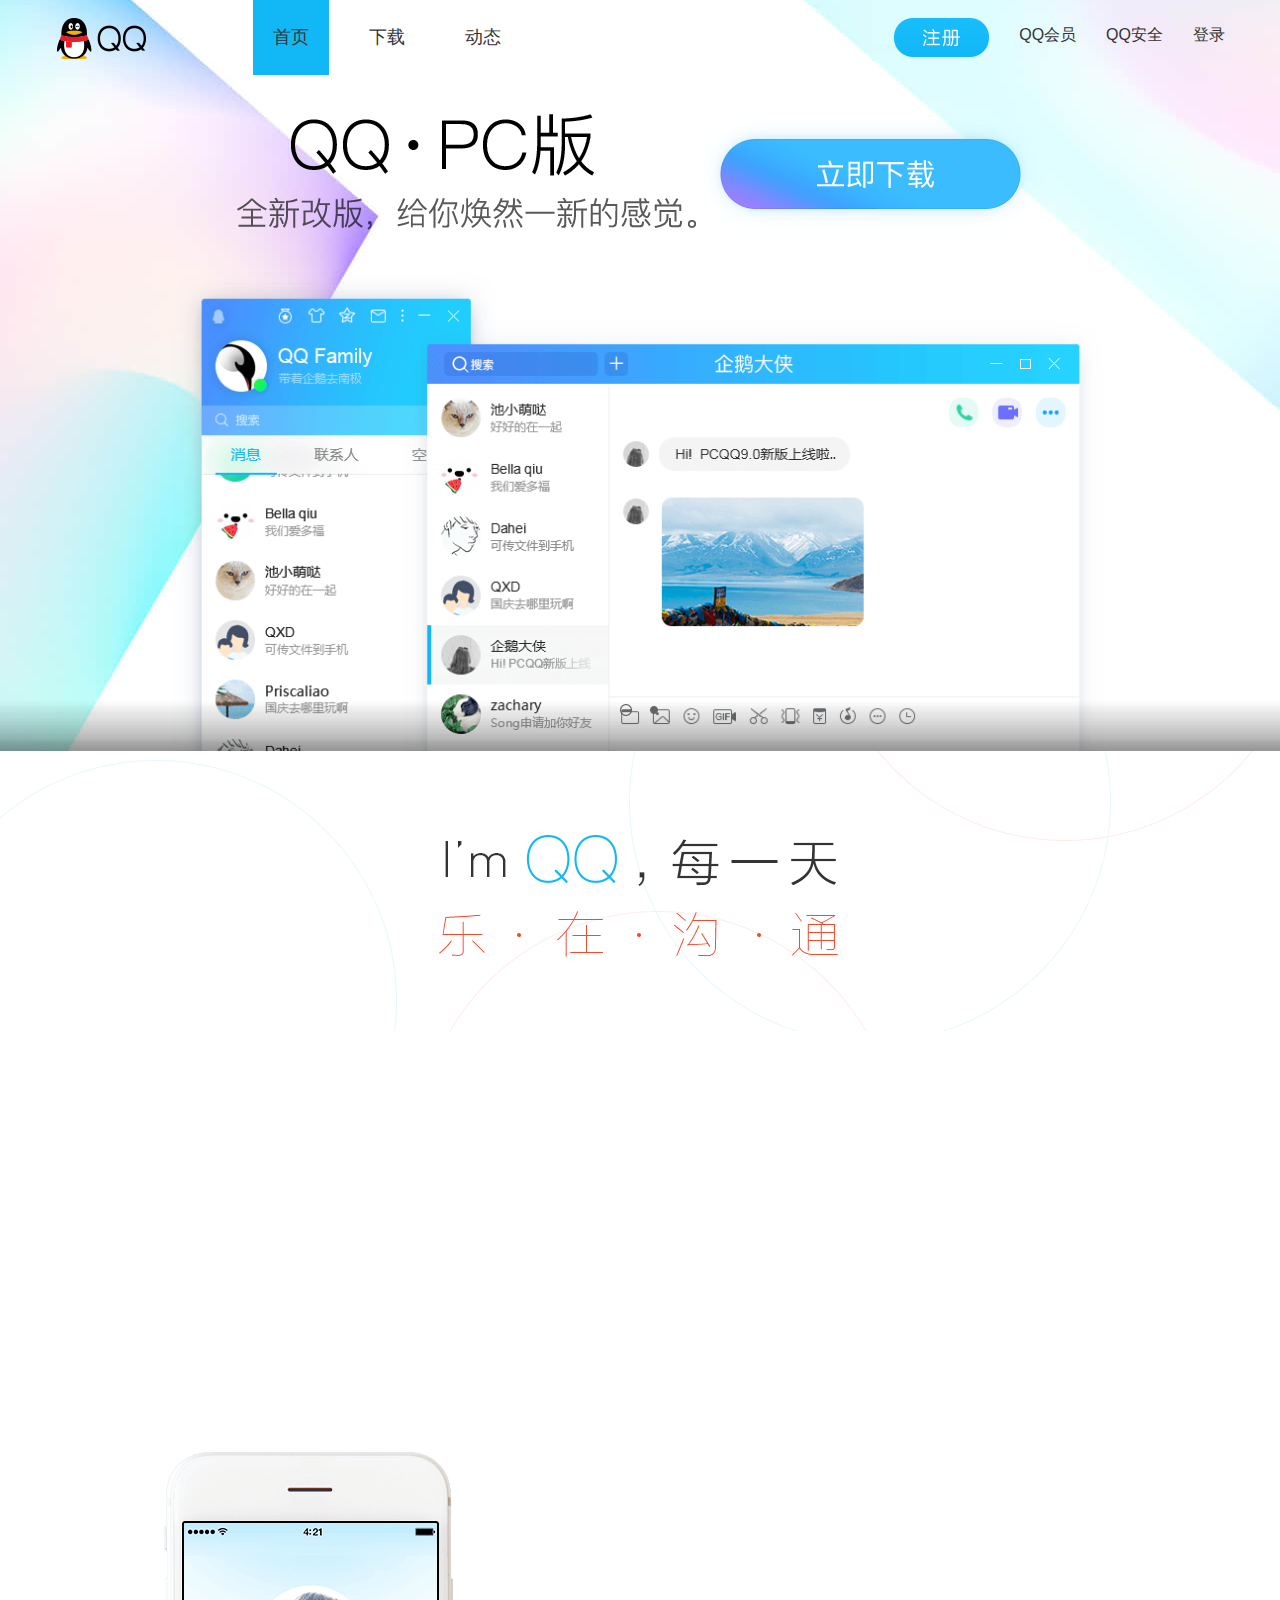
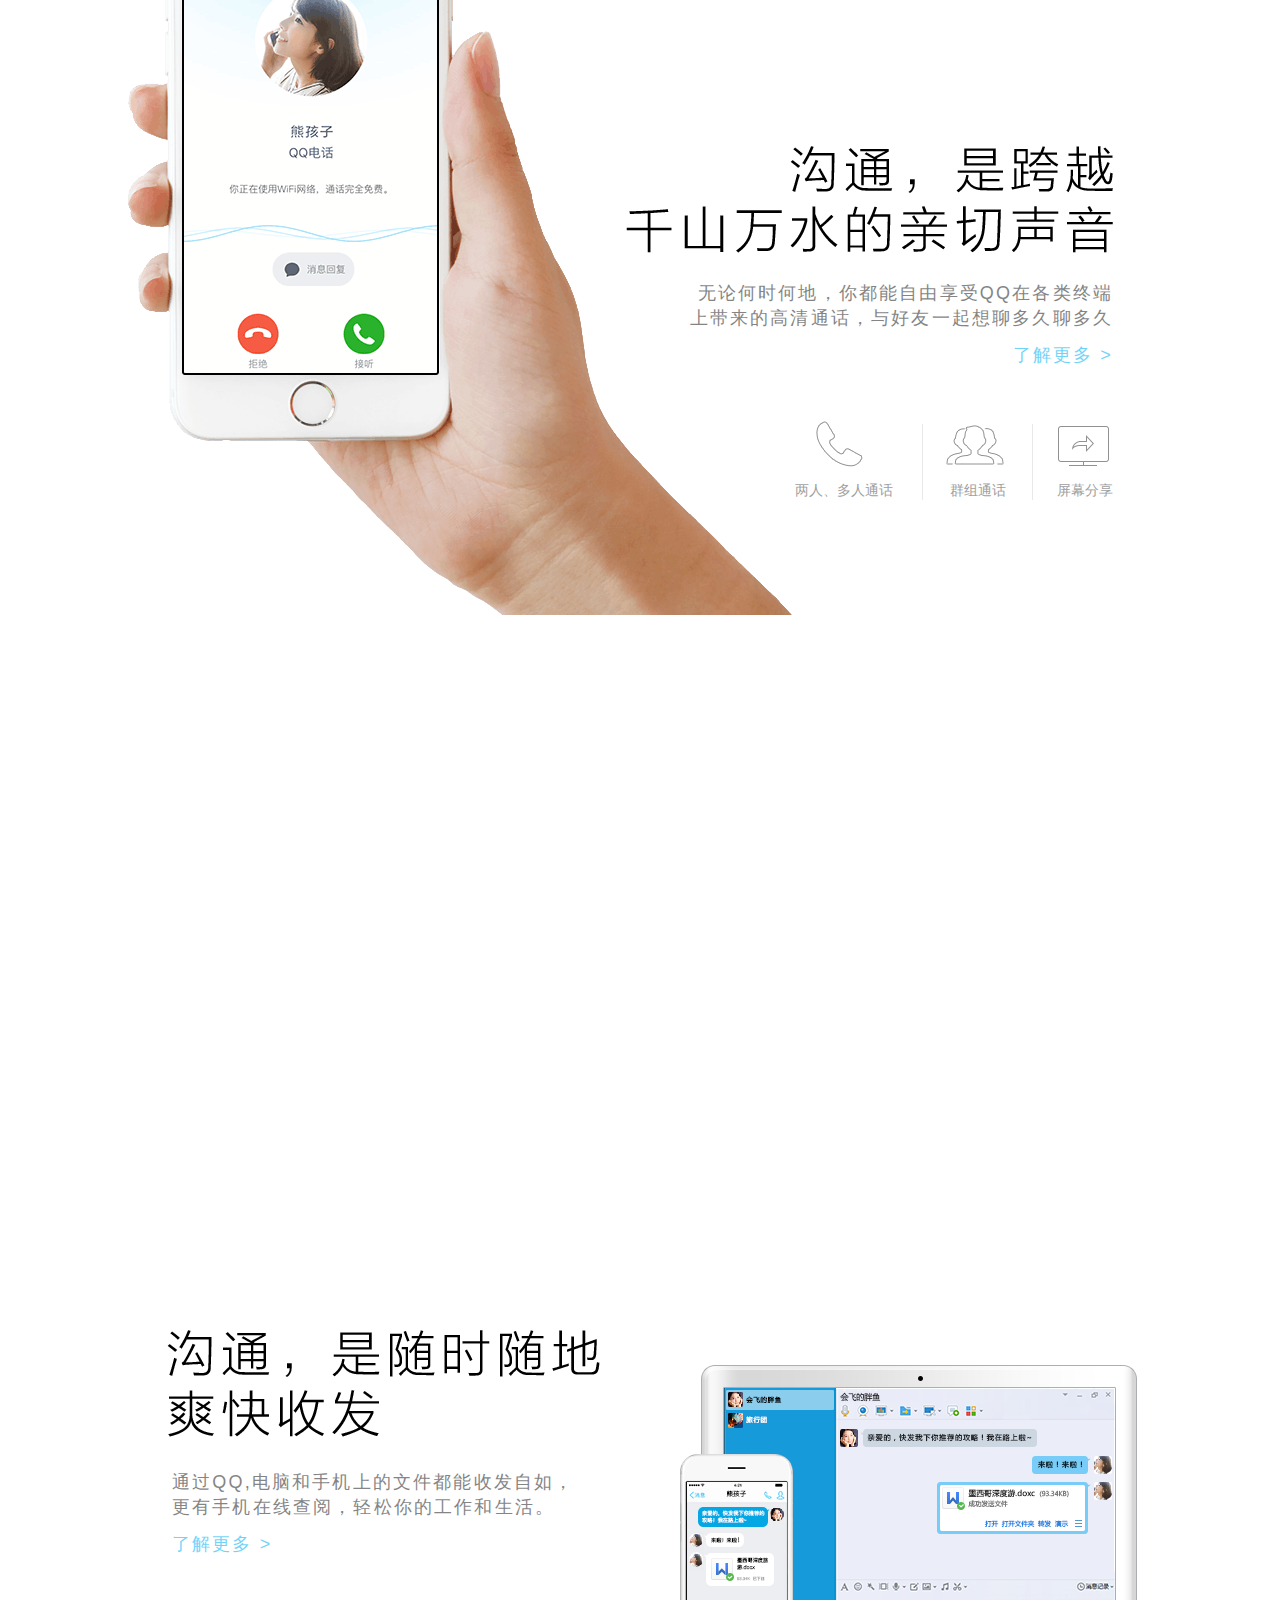
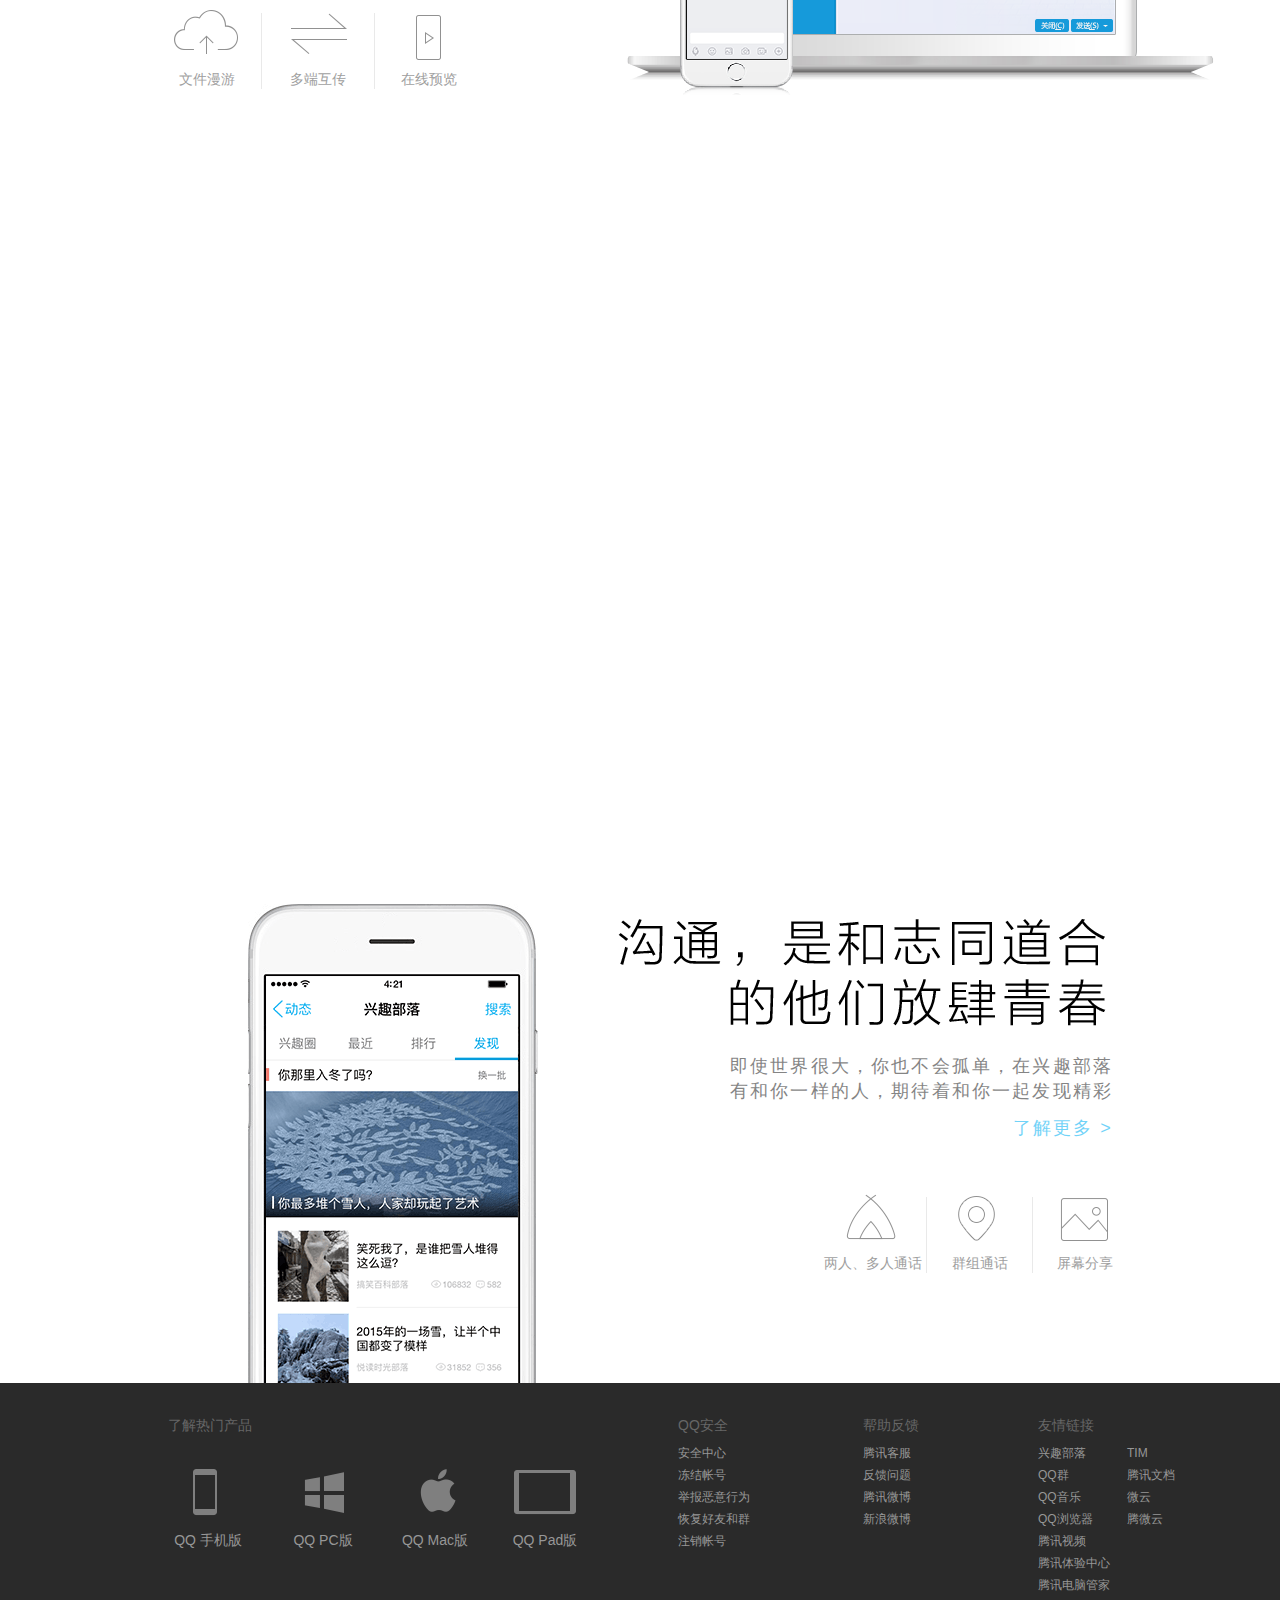
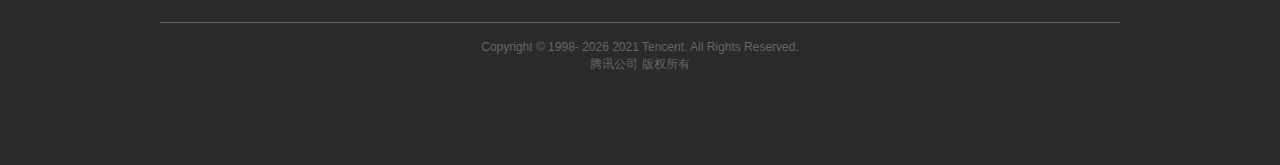
<file: index.html>
<!DOCTYPE html>
<html lang="en">
  <head>
    <meta charset="UTF-8" />
    <meta name="viewport" content="width=device-width, initial-scale=1.0" />
    <title>I'm QQ - 每一天，乐在沟通</title>
    <!-- 引入favicon图标 -->
    <link rel="shortcut icon" href="./favicon.ico" />
    <!-- 引入css公共样式文件 -->
    <link rel="stylesheet" href="./css/common.css" />
    <!-- 引入css首页样式文件 -->
    <link rel="stylesheet" href="./css/index.css" />
    <!-- 引入jQuery文件 -->
    <script src="./js/jquery-2.0.2.js"></script>
    <!-- 引入视觉滚动插件 -->
    <script src="./js/jquery.stellar.min.js"></script>
    <!-- 引入js首页文件 -->
    <script src="./js/index.js"></script>
  </head>

  <body>
    <!-- header start -->
    <div class="header">
      <div class="header_top">
        <div class="header_l">
          <a href="./index.html" class="logo"></a>
          <ul class="header_nav">
            <li class="current"><a href="#">首页</a></li>
            <li><a href="./download.html">下载</a></li>
            <li><a href="./dongtai.html">动态</a></li>
          </ul>
        </div>
        <div class="header_r">
          <a href="./login.html" target="_blank" class="btn_zc"></a>
          <ul>
            <li><a href="javascript:;" id="loginBtn">登录</a></li>
            <li><a href="./safe.html" target="_blank">QQ安全</a></li>
            <li><a href="./vip.html" target="_blank">QQ会员</a></li>
          </ul>
        </div>
      </div>
    </div>
    <!-- header end -->
    <!-- banner start -->
    <div class="banner">
      <ul class="banner_ul">
        <li class="pcqq">
          <div class="one_content">
            <div class="content_title">
              <div class="title_text"></div>
              <div class="title_btn">
                <a href="#"></a>
              </div>
            </div>
            <img src="./images/pc-feture.png" alt="" class="onee_content_img" />
          </div>
        </li>
        <li class="mqq">
          <div class="mqq_content">
            <span class="top_space"></span>
            <h2 class="mqq_title"></h2>
            <div class="mqq_download">
              <a href="./appdownload.html" target="_blank">
                <div class="btn_download"></div>
              </a>
            </div>
            <div class="mqq_feature">
              <div class="feature_img"></div>
            </div>
          </div>
        </li>
      </ul>
      <ol class="circle">
        <li class="on">&nbsp;</li>
        <li>&nbsp;</li>
      </ol>
    </div>
    <!-- banner end -->
    <!-- 主体内容 start -->
    <div class="box_content">
      <h1></h1>
      <div class="fisrtbg allbg" data-stellar-background-ratio="0.03"></div>
      <div class="tele allqq">
        <div class="w960">
          <div class="tele_text">
            <h2></h2>
            <p>
              无论何时何地，你都能自由享受QQ在各类终端
              <br />
              上带来的高清通话，与好友一起想聊多久聊多久
            </p>
            <p>
              <a href="#">了解更多 &gt;</a>
            </p>
            <ul class="tele_pic">
              <li class="p1">屏幕分享</li>
              <li class="p2">群组通话</li>
              <li class="p3">两人、多人通话</li>
            </ul>
          </div>
          <div class="tele_img"></div>
        </div>
      </div>
      <div class="secondbg allbg" data-stellar-background-ratio="0.03"></div>
      <div class="computer allqq">
        <div class="w960">
          <div class="computer_text">
            <h2></h2>
            <p>
              通过QQ,电脑和手机上的文件都能收发自如，
              <br />
              更有手机在线查阅，轻松你的工作和生活。
            </p>
            <p>
              <a href="#">了解更多 &gt;</a>
            </p>
            <ul class="computer_pic">
              <li class="p1">文件漫游</li>
              <li class="p2">多端互传</li>
              <li class="p3">在线预览</li>
            </ul>
          </div>
          <div class="computer_img"></div>
        </div>
      </div>
      <div class="thirdbg allbg" data-stellar-background-ratio="0.03"></div>
      <div class="youth allqq">
        <div class="w960">
          <div class="youth_text">
            <h2></h2>
            <p>
              即使世界很大，你也不会孤单，在兴趣部落
              <br />
              有和你一样的人，期待着和你一起发现精彩
            </p>
            <p>
              <a href="#">了解更多 &gt;</a>
            </p>
            <ul class="youth_pic">
              <li class="p1">屏幕分享</li>
              <li class="p2">群组通话</li>
              <li class="p3">两人、多人通话</li>
            </ul>
          </div>
          <div class="youth_img">
            <div class="youth_wrap">
              <div class="p1"></div>
              <div class="p2"></div>
              <div class="p3"></div>
            </div>
          </div>
        </div>
      </div>
    </div>
    <!-- 主体内容 end -->
    <!-- login登录框 start -->
    <div class="login">
      <div class="login_header">
        <a href="javascript:;" class="close"></a>
      </div>
      <div class="qlogin">
        <div class="title">快速安全登录</div>
        <div class="qlogin_tips">
          请使用<a href="javascript:;">QQ手机版</a>扫描二维码，
          <br />
          安全登录，防止盗号。
        </div>
        <div class="qlogin_show">
          <img src="./images/ptqrshow.png" alt="" />
        </div>
      </div>
      <div class="login_footer">
        <a href="javascript:;">意见反馈</a>
        <span class="dotted">|</span>
        <a href="javascript:;">注册新账号</a>
        <span class="dotted">|</span>
        <a href="javascript:;">账号密码登录</a>
      </div>
    </div>
    <!-- 遮盖层 -->
    <div class="login_bg"></div>
    <!-- login登录框 end -->
    <!-- footer start -->
    <div class="footer">
      <div class="footer_content">
        <div class="footer_pic">
          <h3>了解热门产品</h3>
          <a href="./appdownload.html" class="tel" target="_blank">QQ 手机版</a>
          <a href="#" class="pc">QQ PC版</a>
          <a href="#" class="mac">QQ Mac版</a>
          <a href="#" class="pad">QQ Pad版</a>
        </div>
        <div class="ftall safe">
          <h3>QQ安全</h3>
          <ul>
            <li><a href="javascript:;">安全中心</a></li>
            <li><a href="javascript:;">冻结帐号</a></li>
            <li><a href="javascript:;">举报恶意行为</a></li>
            <li><a href="javascript:;">恢复好友和群</a></li>
            <li><a href="javascript:;">注销帐号</a></li>
          </ul>
        </div>
        <div class="ftall help">
          <h3>帮助反馈</h3>
          <ul>
            <li><a href="javascript:;">腾讯客服</a></li>
            <li><a href="javascript:;">反馈问题</a></li>
            <li><a href="javascript:;">腾讯微博</a></li>
            <li><a href="javascript:;">新浪微博</a></li>
          </ul>
        </div>
        <div class="ftall friendly">
          <h3>友情链接</h3>
          <ul>
            <li><a href="javascript:;">兴趣部落</a></li>
            <li><a href="javascript:;">QQ群</a></li>
            <li><a href="javascript:;">QQ音乐</a></li>
            <li><a href="javascript:;">QQ浏览器</a></li>
            <li><a href="javascript:;">腾讯视频</a></li>
            <li><a href="javascript:;">腾讯体验中心</a></li>
            <li><a href="javascript:;">腾讯电脑管家</a></li>
          </ul>
          <ul class="friendly_list">
            <li><a href="javascript:;">TIM</a></li>
            <li><a href="javascript:;">腾讯文档</a></li>
            <li><a href="javascript:;">微云</a></li>
            <li><a href="javascript:;">腾微云</a></li>
          </ul>
        </div>
      </div>
      <div class="footer_bottom">
        <p>
          Copyright © 1998-
          <script>
            document.write(new Date().getFullYear());
          </script>
          2021 Tencent. All Rights Reserved.
        </p>
        <p>腾讯公司 版权所有</p>
      </div>
    </div>
    <!-- footer end -->

    <script>
      $.stellar({
        horizontalScrolling: true,
        responsive: true,
      });
    </script>
  </body>
</html>
</file>
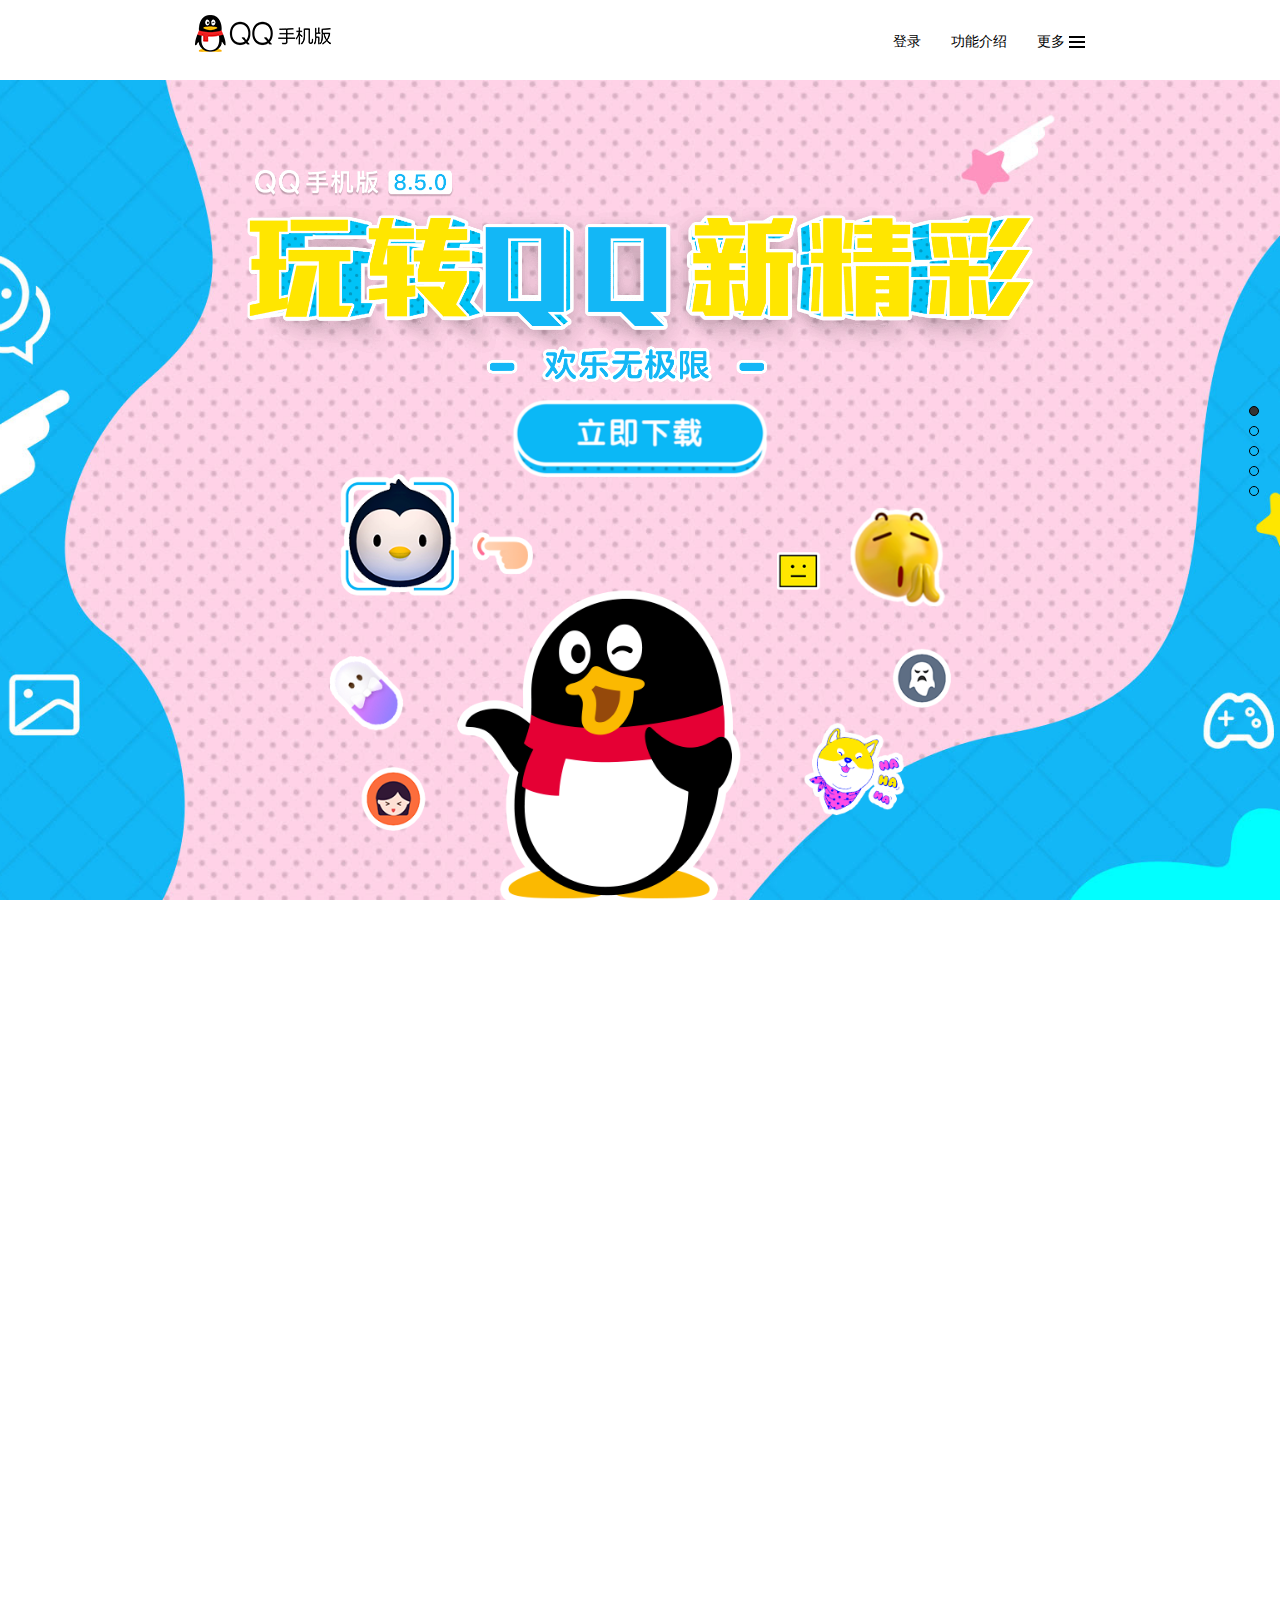
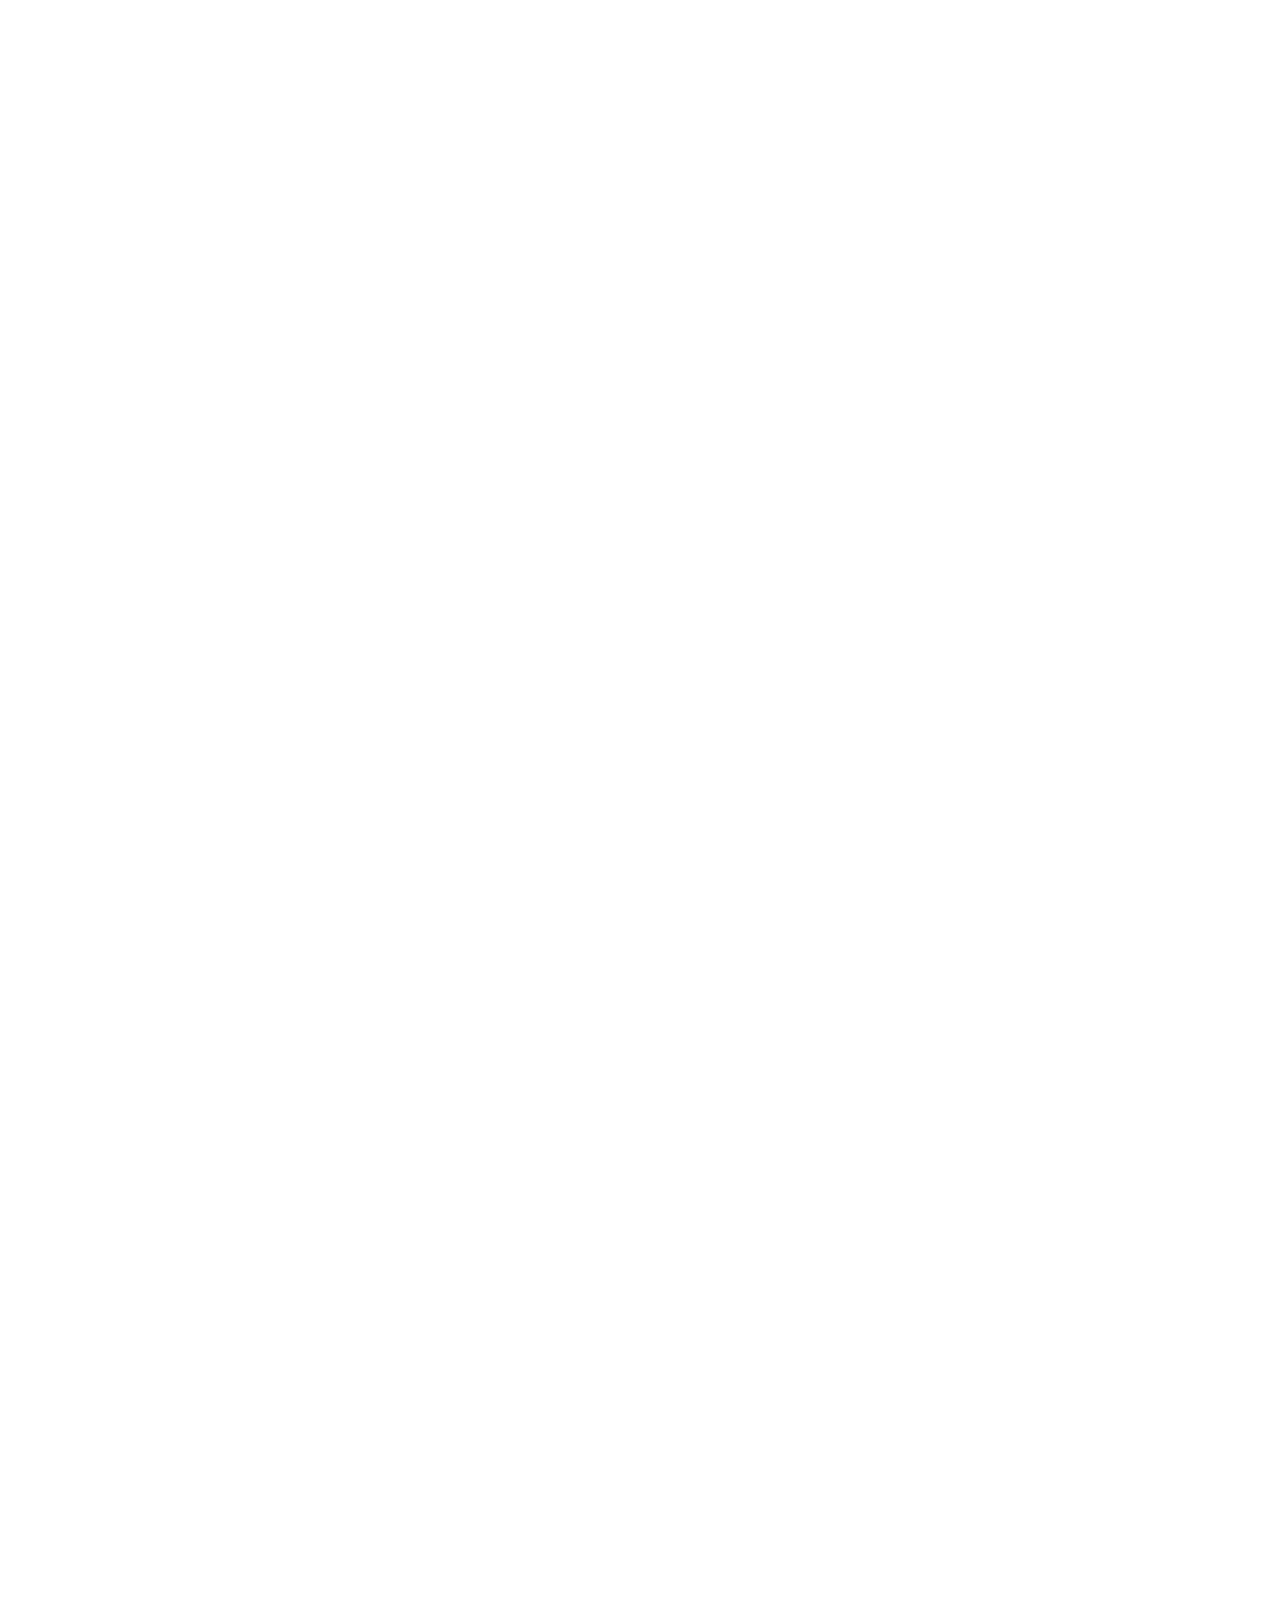
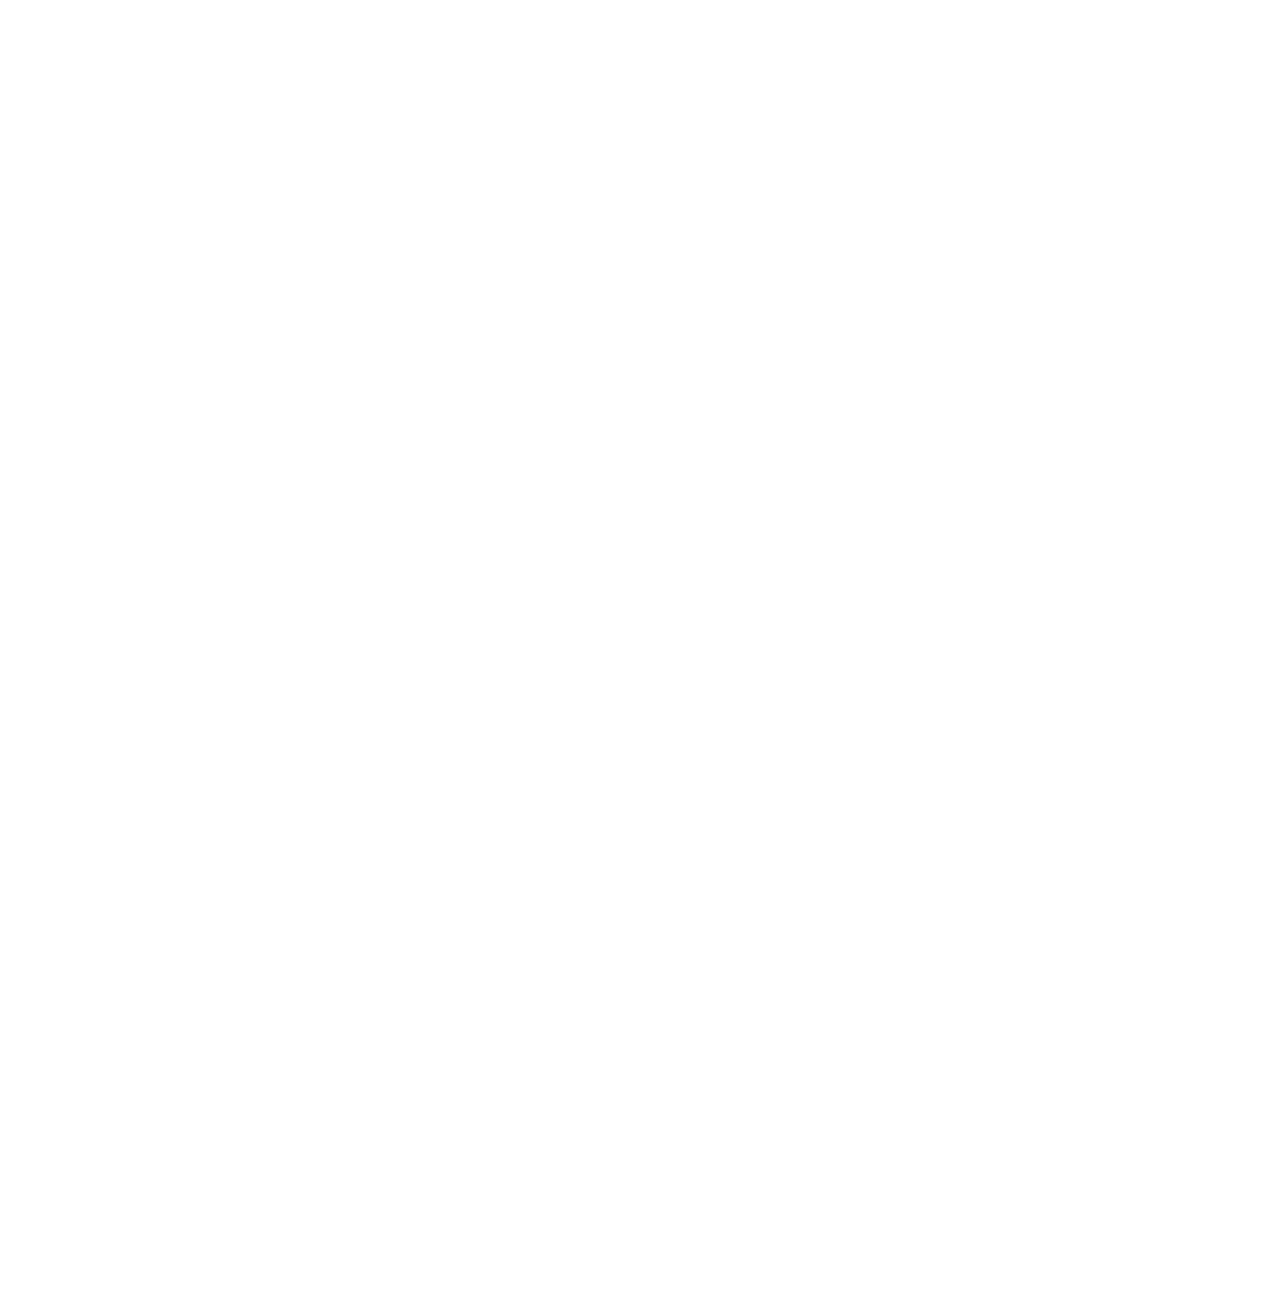
<file: appdownload.html>
<!DOCTYPE html>

<html>
  <head>
    <meta charset="utf-8" />

    <meta
      name="viewport"
      content="width=device-width,initial-scale=1.0,maximum-scale=1.0,user-scalable=0"
    />

    <meta name="renderer" content="webkit" />

    <title>I'm QQ - 每一天，乐在沟通</title>
    <!-- 引入css公共样式文件 -->
    <link rel="stylesheet" href="./css/common.css" />
    <!-- 引入css功能介绍页样式文件 -->
    <link rel="stylesheet" href="./css/appdownload.css" />

    <!--[if lte IE 8]>
      <style type="text/css">
        html,
        body {
          width: 100%;
          height: 100%;
          overflow: scroll;
        }

        .section-btn {
          display: none;
        }
      </style>
    <![endif]-->
    <!-- 引入jQuery文件 -->
    <script src="./js/jquery-2.0.2.js"></script>
  </head>

  <body>
    <section class="section-wrap">
      <div class="section section-1">
        <div class="topbar">
          <div class="toppic">
            <div class="topside">
              <strong class="logoLink"></strong>
            </div>
            <div class="topTool">
              <ul>
                <li class="more">
                  <a href="javascript:;">更多</a>
                  <div class="morePenel">
                    <span class="trg"></span>
                    <div class="moredrop">
                      <a href="./index.html" target="_blank">QQ官网首页</a>
                      <a href="./download.html" target="_blank">产品下载</a>
                      <a href="./vip.html" target="_blank">QQ会员</a>
                      <a href="./safe.html" target="_blank">安全中心</a>
                    </div>
                  </div>
                </li>
                <li><a href="#">功能介绍</a></li>
                <li><a href="javascript:;" id="app_login">登录</a></li>
              </ul>
            </div>
          </div>
        </div>
        <div class="fig01">
          <div class="content">
            <div class="verbar"></div>
            <a href="javascript:;" class="downbtn"></a>
            <div class="content-img"></div>
          </div>
        </div>
      </div>

      <div class="section section-2">
        <div class="fig">
          <div class="content">
            <div class="wenzi"></div>
            <div class="content-img phone"></div>
          </div>
        </div>
      </div>

      <div class="section section-3">
        <div class="fig">
          <div class="content">
            <div class="wenzi"></div>
            <div class="content-img phone"></div>
          </div>
        </div>
      </div>

      <div class="section section-4">
        <div class="fig">
          <div class="content">
            <div class="wenzi"></div>
            <div class="content-img phone"></div>
          </div>
        </div>
      </div>

      <div class="section section-5">
        <div class="fig">
          <div class="content">
            <div class="wenzi"></div>
            <div class="content-img phone"></div>
          </div>
        </div>
        <div class="footer">
          <div class="copyright">
            <p>Copyright © 1998-2021 Tencent. All Rights Reserved.</p>
            <p>腾讯公司 版权所有</p>
          </div>
        </div>
      </div>
    </section>

    <ul class="section-btn">
      <li class="on"><span></span></li>

      <li><span></span></li>

      <li><span></span></li>

      <li><span></span></li>

      <li><span></span></li>
    </ul>

    <!-- 下载弹出窗 -->
    <div class="masbox">
      <a href="javascript:;" class="msgclose"></a>
      <div class="msgbody">
        <p class="msgdesc">
          用手机扫描左侧二维码，或选择合适你的手机系统下载。
        </p>

        <div class="msgcode"><img src="./images/msgcode_img.png" /></div>
        <div class="msgbtns">
          <a href="#" class="iph forTcss">iPhone</a>

          <a href="#" class="and forTcss">Android</a>
        </div>
      </div>
    </div>

    <!-- login登录框 start -->
    <div class="login">
      <div class="login_header">
        <a href="javascript:;" class="close"></a>
      </div>
      <div class="qlogin">
        <div class="title">快速安全登录</div>
        <div class="qlogin_tips">
          请使用<a href="javascript:;">QQ手机版</a>扫描二维码，
          <br />
          安全登录，防止盗号。
        </div>
        <div class="qlogin_show">
          <img src="./images/ptqrshow.png" alt="" />
        </div>
      </div>
      <div class="login_footer">
        <a href="javascript:;">意见反馈</a>
        <span class="dotted">|</span>
        <a href="javascript:;">注册新账号</a>
        <span class="dotted">|</span>
        <a href="javascript:;">账号密码登录</a>
      </div>
    </div>
    <!-- 遮盖层 -->
    <div class="login_bg"></div>
    <!-- login登录框 end -->
    <script src="./js/appdownload.js"></script>
  </body>
</html>
</file>
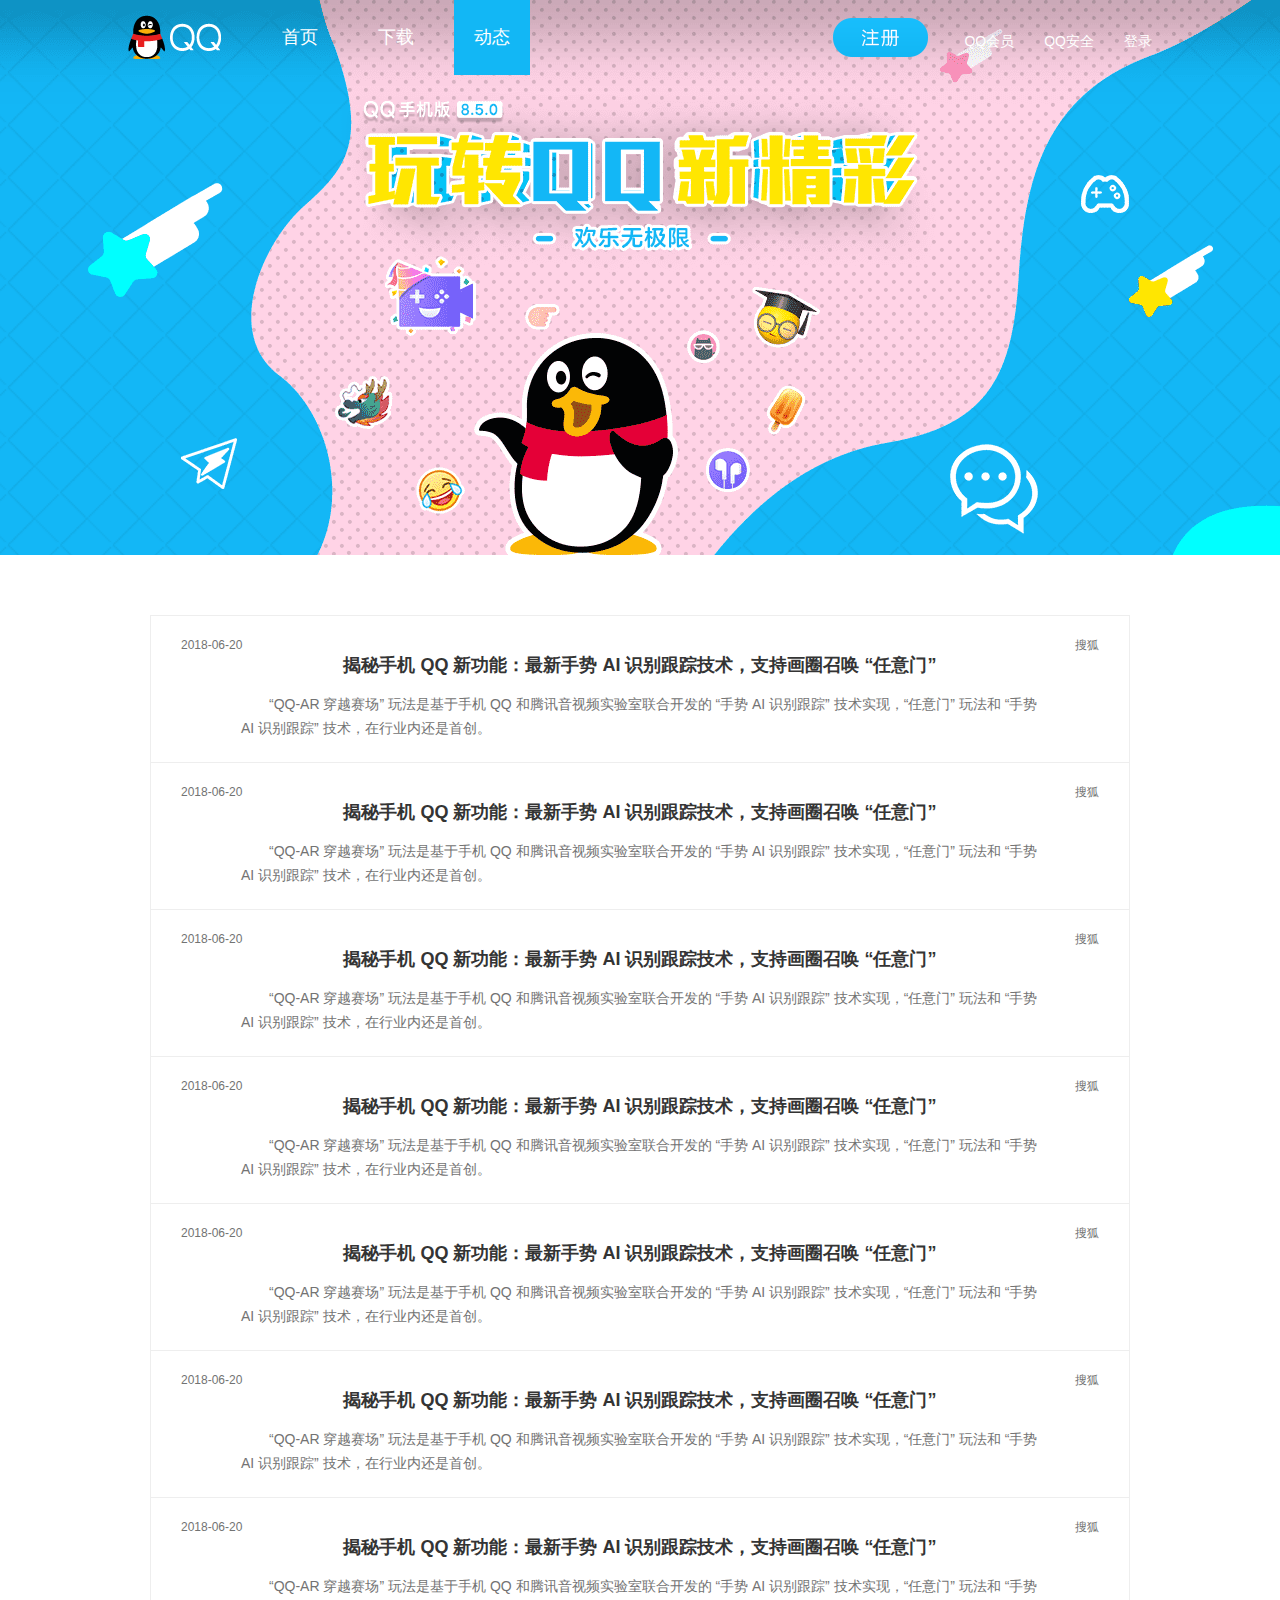
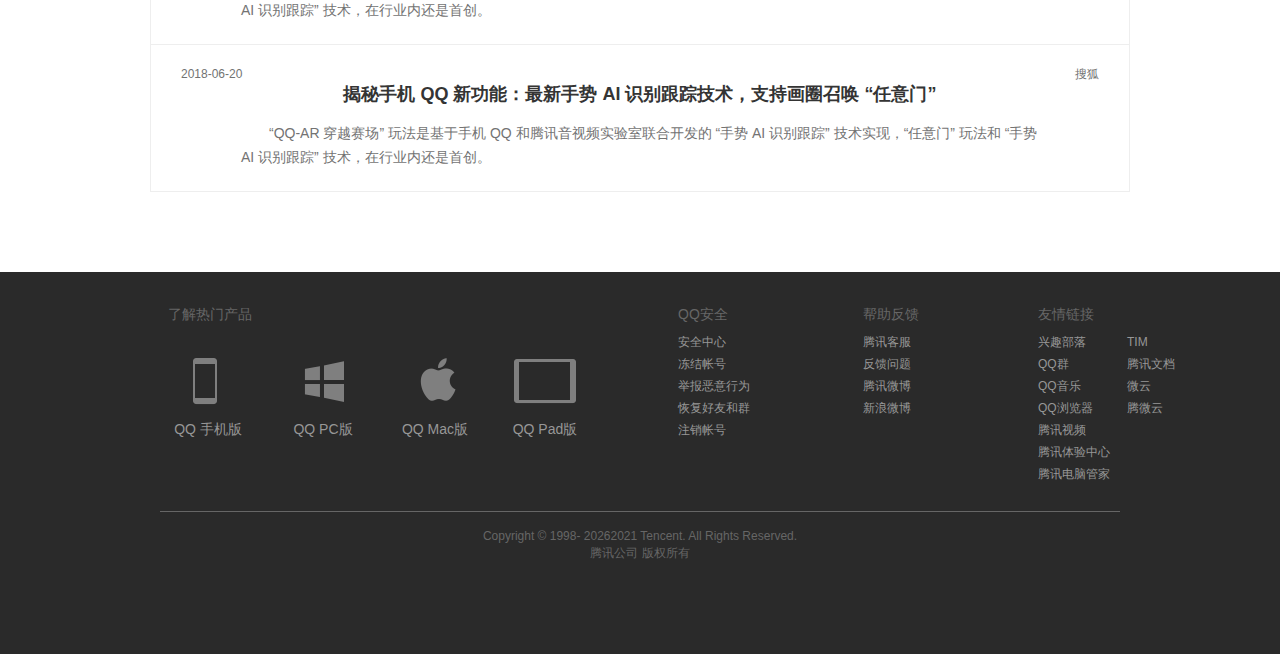
<file: dongtai.html>
<!DOCTYPE html>
<html lang="en">

<head>
    <meta charset="UTF-8">
    <meta name="viewport" content="width=device-width, initial-scale=1.0">
    <title>QQ</title>
    <!-- 引入favicon图标 -->
    <link rel="stylesheet icon" href="./favicon.ico">
    <!-- 引入初始化css文件 -->
    <link rel="stylesheet" href="./css/common.css">
    <!-- 引入css首页样式文件 -->
    <link rel="stylesheet" href="./css/dongtai.css">
    <!-- 引入jquery文件 -->
    <script src="./js/jquery.min.js"></script>

</head>

<body>

    <!-- 导航栏 start-->
    <div class="header">
        <div class="box">
            <div class="box-left">
                <a href="./index.html" class="logo"></a>
                <ul class="left">
                    <li><a href="./index.html">首页</a></li>
                    <li><a href="./download.html">下载</a></li>
                    <li><a href="#">动态</a></li>
                </ul>
            </div>
            <div class="box-right">
                <a class="zhuce" href="./login.html" target="_blank">注册</a>
                <ul>
                    <li><a href="#">登录</a></li>
                    <li><a href="./safe.html" target="_blank">QQ安全</a></li>
                    <li><a href="./vip.html" target="_blank">QQ会员</a></li>
                </ul>
            </div>
        </div>
    </div>
    <!-- 导航栏 end-->
    <!-- 背景图 -->
    <div class="banner">
        <a href="https://im.qq.com/mobileqq/">
            <img src="./images/20201217163821_a6dafb.png" alt="">
        </a>

    </div>
    <!-- 背景图 end-->
    <!-- 身体区 start-->
    <!-- 导航栏 -->
    <div class="header1">
        <div class="box">
            <div class="box-left">
                <a href="./index.html" class="logo"></a>
                <ul class="left">
                    <li><a href="./index.html">首页</a></li>
                    <li><a href="./index.htmldownload/">下载</a></li>
                    <li><a href="./index.htmlalbum/">动态</a></li>
                </ul>
            </div>
            <div class="box-right">
                <a class="zhuce" href="http://zc.qq.com/chs/index.html" target="_blank">注册</a>
                <ul>
                    <li><a href="#">登录</a></li>
                    <li><a href="http://aq.qq.com/" target="_blank">QQ安全</a></li>
                    <li><a href="http://vip.qq.com/" target="_blank">QQ会员</a></li>
                </ul>
            </div>
        </div>
    </div>
    <!-- 内容区 -->
    <div class="new">
        <ul>
            <li>
                <a href="http://36kr.com/p/5139627.html">
                    <strong>
                        揭秘手机 QQ 新功能：最新手势 AI 识别跟踪技术，支持画圈召唤 “任意门”
                    </strong>
                    <span class="date">2018-06-20</span>
                    <span class="source">搜狐</span>
                    <em>
                        “QQ-AR 穿越赛场” 玩法是基于手机 QQ 和腾讯音视频实验室联合开发的 “手势 AI 识别跟踪” 技术实现，“任意门” 玩法和 “手势 AI 识别跟踪” 技术，在行业内还是首创。
                    </em>
                </a>
            </li>
            <li>
                <a href="http://36kr.com/p/5139627.html">
                    <strong>
                        揭秘手机 QQ 新功能：最新手势 AI 识别跟踪技术，支持画圈召唤 “任意门”
                    </strong>
                    <span class="date">2018-06-20</span>
                    <span class="source">搜狐</span>
                    <em>
                        “QQ-AR 穿越赛场” 玩法是基于手机 QQ 和腾讯音视频实验室联合开发的 “手势 AI 识别跟踪” 技术实现，“任意门” 玩法和 “手势 AI 识别跟踪” 技术，在行业内还是首创。
                    </em>
                </a>
            </li>
            <li>
                <a href="http://36kr.com/p/5139627.html">
                    <strong>
                        揭秘手机 QQ 新功能：最新手势 AI 识别跟踪技术，支持画圈召唤 “任意门”
                    </strong>
                    <span class="date">2018-06-20</span>
                    <span class="source">搜狐</span>
                    <em>
                        “QQ-AR 穿越赛场” 玩法是基于手机 QQ 和腾讯音视频实验室联合开发的 “手势 AI 识别跟踪” 技术实现，“任意门” 玩法和 “手势 AI 识别跟踪” 技术，在行业内还是首创。
                    </em>
                </a>
            </li>
            <li>
                <a href="http://36kr.com/p/5139627.html">
                    <strong>
                        揭秘手机 QQ 新功能：最新手势 AI 识别跟踪技术，支持画圈召唤 “任意门”
                    </strong>
                    <span class="date">2018-06-20</span>
                    <span class="source">搜狐</span>
                    <em>
                        “QQ-AR 穿越赛场” 玩法是基于手机 QQ 和腾讯音视频实验室联合开发的 “手势 AI 识别跟踪” 技术实现，“任意门” 玩法和 “手势 AI 识别跟踪” 技术，在行业内还是首创。
                    </em>
                </a>
            </li>
            <li>
                <a href="http://36kr.com/p/5139627.html">
                    <strong>
                        揭秘手机 QQ 新功能：最新手势 AI 识别跟踪技术，支持画圈召唤 “任意门”
                    </strong>
                    <span class="date">2018-06-20</span>
                    <span class="source">搜狐</span>
                    <em>
                        “QQ-AR 穿越赛场” 玩法是基于手机 QQ 和腾讯音视频实验室联合开发的 “手势 AI 识别跟踪” 技术实现，“任意门” 玩法和 “手势 AI 识别跟踪” 技术，在行业内还是首创。
                    </em>
                </a>
            </li>
            <li>
                <a href="http://36kr.com/p/5139627.html">
                    <strong>
                        揭秘手机 QQ 新功能：最新手势 AI 识别跟踪技术，支持画圈召唤 “任意门”
                    </strong>
                    <span class="date">2018-06-20</span>
                    <span class="source">搜狐</span>
                    <em>
                        “QQ-AR 穿越赛场” 玩法是基于手机 QQ 和腾讯音视频实验室联合开发的 “手势 AI 识别跟踪” 技术实现，“任意门” 玩法和 “手势 AI 识别跟踪” 技术，在行业内还是首创。
                    </em>
                </a>
            </li>
            <li>
                <a href="http://36kr.com/p/5139627.html">
                    <strong>
                        揭秘手机 QQ 新功能：最新手势 AI 识别跟踪技术，支持画圈召唤 “任意门”
                    </strong>
                    <span class="date">2018-06-20</span>
                    <span class="source">搜狐</span>
                    <em>
                        “QQ-AR 穿越赛场” 玩法是基于手机 QQ 和腾讯音视频实验室联合开发的 “手势 AI 识别跟踪” 技术实现，“任意门” 玩法和 “手势 AI 识别跟踪” 技术，在行业内还是首创。
                    </em>
                </a>
            </li>
            <li>
                <a href="http://36kr.com/p/5139627.html">
                    <strong>
                        揭秘手机 QQ 新功能：最新手势 AI 识别跟踪技术，支持画圈召唤 “任意门”
                    </strong>
                    <span class="date">2018-06-20</span>
                    <span class="source">搜狐</span>
                    <em>
                        “QQ-AR 穿越赛场” 玩法是基于手机 QQ 和腾讯音视频实验室联合开发的 “手势 AI 识别跟踪” 技术实现，“任意门” 玩法和 “手势 AI 识别跟踪” 技术，在行业内还是首创。
                    </em>
                </a>
            </li>
        </ul>
    </div>
    <!-- 身体区 end-->
    <!-- 屁股 start-->
    <div class="footer">
        <div class="footer_content">
            <div class="footer_pic">
                <h3>了解热门产品</h3>
                <a href="#" class="tel">QQ 手机版</a>
                <a href="#" class="pc">QQ PC版</a>
                <a href="#" class="mac">QQ Mac版</a>
                <a href="#" class="pad">QQ Pad版</a>
            </div>
            <div class="ftall safe">
                <h3>QQ安全</h3>
                <ul>
                    <li><a href="javascript:;">安全中心</a></li>
                    <li><a href="javascript:;">冻结帐号</a></li>
                    <li><a href="javascript:;">举报恶意行为</a></li>
                    <li><a href="javascript:;">恢复好友和群</a></li>
                    <li><a href="javascript:;">注销帐号</a></li>
                </ul>
            </div>
            <div class="ftall help">
                <h3>帮助反馈</h3>
                <ul>
                    <li><a href="javascript:;">腾讯客服</a></li>
                    <li><a href="javascript:;">反馈问题</a></li>
                    <li><a href="javascript:;">腾讯微博</a></li>
                    <li><a href="javascript:;">新浪微博</a></li>
                </ul>
            </div>
            <div class="ftall friendly">
                <h3>友情链接</h3>
                <ul>
                    <li><a href="javascript:;">兴趣部落</a></li>
                    <li><a href="javascript:;">QQ群</a></li>
                    <li><a href="javascript:;">QQ音乐</a></li>
                    <li><a href="javascript:;">QQ浏览器</a></li>
                    <li><a href="javascript:;">腾讯视频</a></li>
                    <li><a href="javascript:;">腾讯体验中心</a></li>
                    <li><a href="javascript:;">腾讯电脑管家</a></li>
                </ul>
                <ul class="friendly_list">
                    <li><a href="javascript:;">TIM</a></li>
                    <li><a href="javascript:;">腾讯文档</a></li>
                    <li><a href="javascript:;">微云</a></li>
                    <li><a href="javascript:;">腾微云</a></li>
                </ul>
            </div>
        </div>
        <div class="footer_bottom">
            <p>Copyright © 1998-
                <script>document.write((new Date()).getFullYear());</script>2021 Tencent. All Rights Reserved.
            </p>
            <p>腾讯公司 版权所有</p>
        </div>
    </div>
    <!-- 屁股 end-->
    <script>
        // $(function () {
        //     // var flag = true;
        //     // left
        //     var hTop = $('.new').offset().top;
        //     if ($(document).scrollTop() < hTop) {
        //         $('.left li').mouseenter(function () {
        //             $(this).children('a').addClass('bule').parents('li').siblings('li').children('a').removeClass('bule')
        //         })
        //         $('.left li').mouseleave(function () {
        //             $(this).children('a').removeClass('bule')
        //         })
        // $('.left').mouseleave(function () {
        //     $('.left li a:eq(2)').addClass('bule')
        // })
        //     }


        //     $(window).scroll(function () {

        //         if ($(document).scrollTop() >= hTop) {
        //             $('.header').addClass("header-top").find('a').addClass('black');
        //             $('.header a').addClass("one"); $(".header a").removeClass("one")
        //             $('.header .logo').css('background', 'url(images/logo.png) no-repeat left 15px')
        //         } else {
        //             $(".header").removeClass("header-top").find('a').removeClass('black');
        //             $(".header .logo").css('background', 'url(images/imlogo.png) no-repeat left 15px')
        //         }
        //     })
        // })
        // 页面滚动事件
        var hTop = $('.new').offset().top;
        $(window).scroll(function () {
            // 如果滚动到内容区
            if ($(document).scrollTop() >= hTop) {
                // header1显示
                $('.header1').show()
            } else {
                // 否则隐藏
                $('.header1').hide()

            }
        })
        // 默认第三个li背景为蓝色
        $('.header .left li a:eq(2)').addClass('blue')
        // 鼠标移入其他li则删除第三个li的默认
        $('.header .left').mouseenter(function () {
            $('.left li a:eq(2)').removeClass('blue')
        })
        // 鼠标进入第三个li则添加
        $('.header .left').mouseleave(function () {
            $('.header .left li a:eq(2)').addClass('blue')
        })
        // 默认第三个li字体为蓝色
        $('.header1 .left li a:eq(2)').addClass('blue1')
        // 鼠标移入其他li则删除第三个li的默认
        $('.header1 .left').mouseenter(function () {
            $('.header1 .left li a:eq(2)').removeClass('blue1')
        })
        // 鼠标进入第三个li则添加
        $('.header1 .left').mouseleave(function () {
            $('.header1 .left li a:eq(2)').addClass('blue1')
        })
    </script>
</body>

</html>
</file>
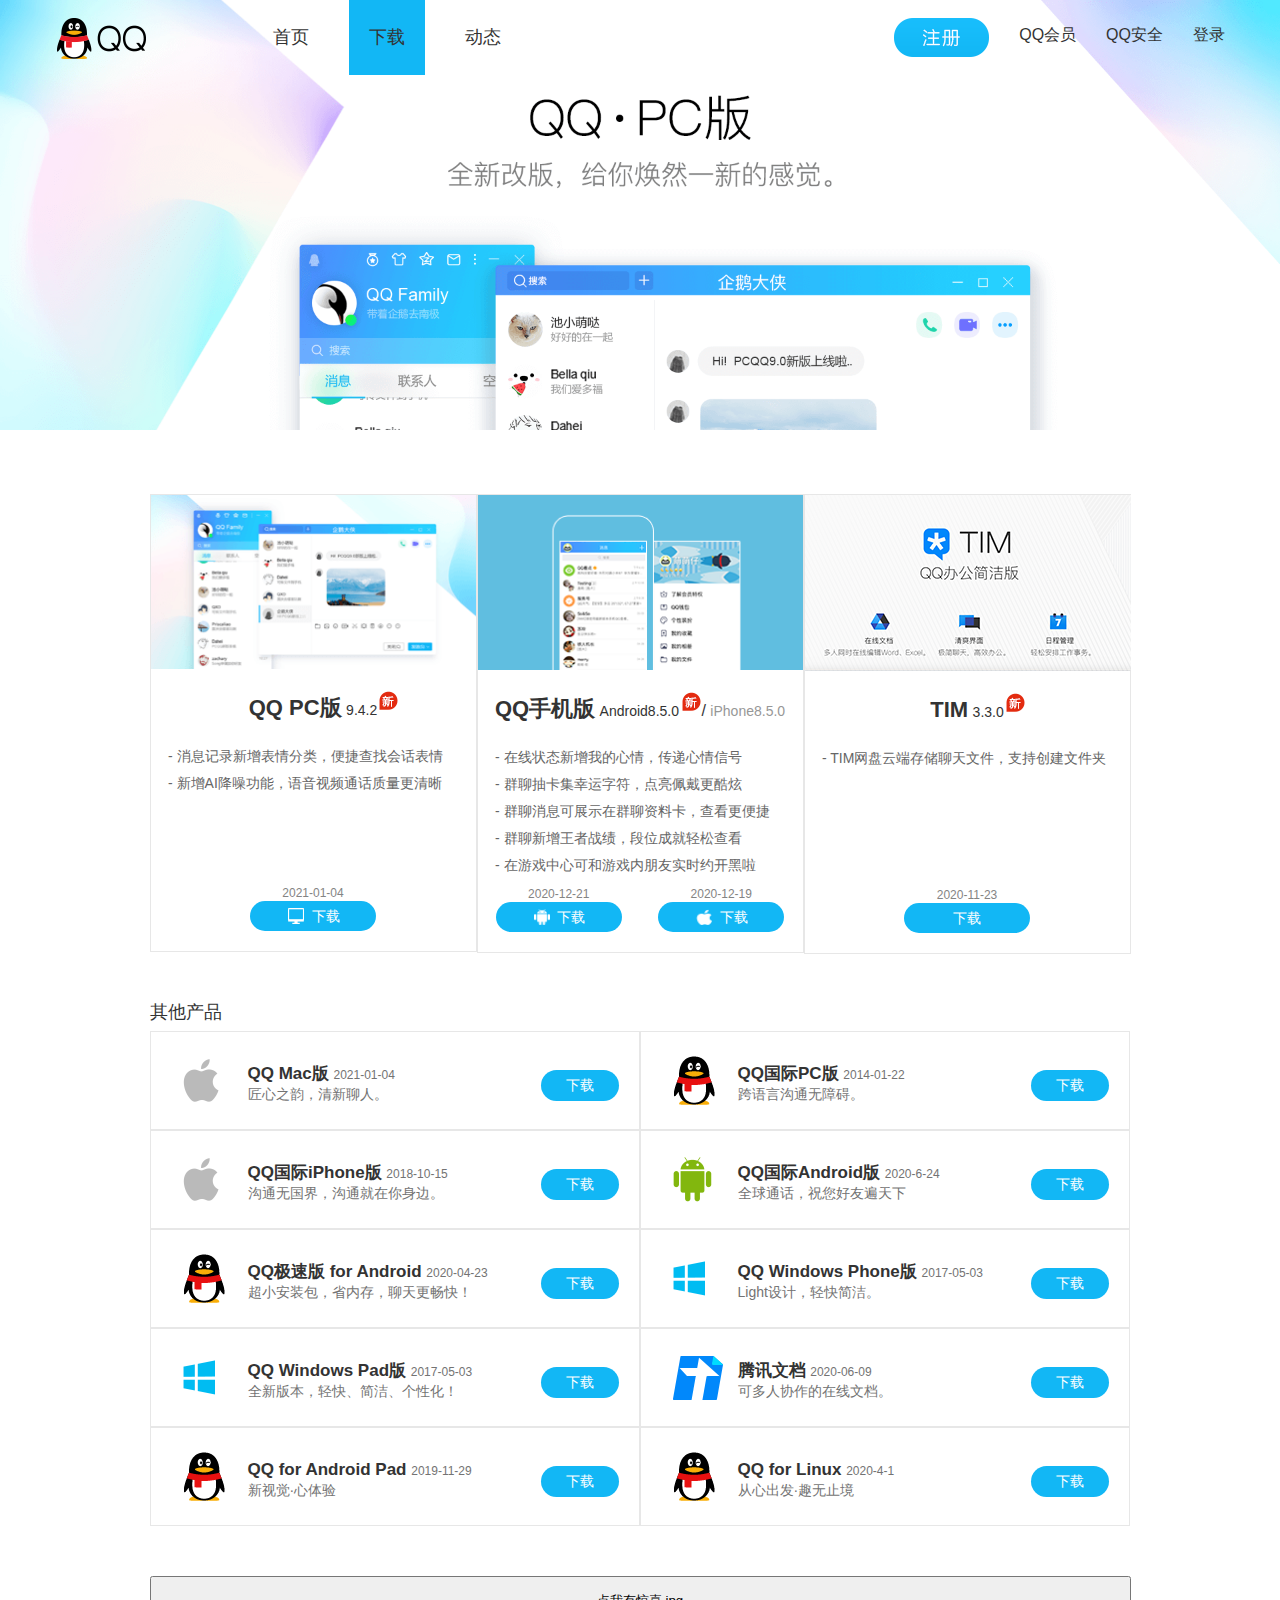
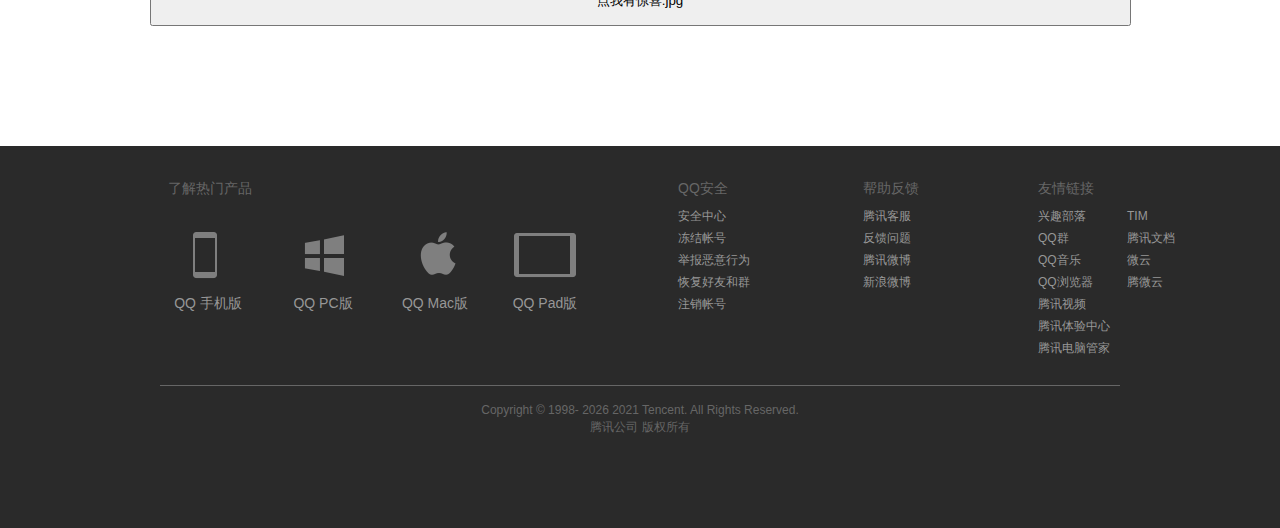
<file: download.html>
<!DOCTYPE html>
<html lang="en">

<head>
  <meta charset="UTF-8" />
  <meta name="viewport" content="width=device-width, initial-scale=1.0" />
  <title>Document</title>
  <!-- 引入css公共样式文件 -->
  <link rel="stylesheet" href="./css/common.css" />
  <!-- 引入下载页面css -->
  <link rel="stylesheet" href="./css/download.css" />
  <script src="./js/jquery-2.0.2.js"></script>
</head>

<body>
  <!-- header start -->
  <div class="header">
    <div class="header_top">
      <div class="header_l">
        <a href="./index.html" class="logo"></a>
        <ul class="header_nav">
          <li><a href="./index.html">首页</a></li>
          <li class="current"><a href="#">下载</a></li>
          <li><a href="./dongtai.html">动态</a></li>
        </ul>
      </div>
      <div class="header_r">
        <a href="./login.html" class="btn_zc" target="_blank"></a>
        <ul>
          <li><a href="#">登录</a></li>
          <li><a href="./safe.html" target="_blank">QQ安全</a></li>
          <li><a href="./vip.html" target="_blank">QQ会员</a></li>
        </ul>
      </div>
    </div>
  </div>
  <!-- header end -->
  <!-- banner开始 -->
  <div class="banner">
    <a href="#">
      <img src="./images/bigTuPian.png" alt="" />
    </a>
  </div>
  <!-- banner结束 -->
  <!-- download开始 -->
  <div class="download w">
    <div class="left">
      <a href="#"><img src="./images/QQPC.png" alt="" /></a>
      <div class="platform">
        <a href="#">QQ PC版</a>
        <span>9.4.2</span>
        <img src="./images/new.png" alt="" class="new" />
      </div>
      <div class="flgtxt">
        <ul>
          <li>- 消息记录新增表情分类，便捷查找会话表情</li>
          <li>- 新增AI降噪功能，语音视频通话质量更清晰</li>
        </ul>
      </div>
      <div class="lbtn">
        <span>2021-01-04</span>
        <a href="https://down.qq.com/qqweb/PCQQ/PCQQ_EXE/PCQQ2020.exe">
          <img src="./images/dianNao.png" alt="" />
          <span>下载</span>
        </a>
      </div>
    </div>
    <div class="content">
      <img src="./images/QQPE.png" alt="" />
      <div class="platform">
        <a href="#">QQ手机版</a>
        <span class="qqq">Android8.5.0</span>
        <b>/</b>
        <em class="ww">iPhone8.5.0</em>
        <img src="./images/new.png" alt="" class="new" />
      </div>
      <div class="flgtxt">
        <div class="topl">
          <ul class="q1">
            <li>- 在线状态新增我的心情，传递心情信号</li>
            <li>- 群聊抽卡集幸运字符，点亮佩戴更酷炫</li>
            <li>- 群聊消息可展示在群聊资料卡，查看更便捷</li>
            <li>- 群聊新增王者战绩，段位成就轻松查看</li>
            <li>- 在游戏中心可和游戏内朋友实时约开黑啦</li>
          </ul>
          <ul class="q2">
            <li>- 会话中的文件可分屏查看，边看边聊更高效</li>
            <li>- 在线状态新增我的心情，传递心情信号</li>
            <li>- 群聊抽卡集幸运字符，点亮佩戴更酷炫</li>
            <li>- 群聊消息可展示在群聊资料卡，查看更便捷</li>
            <li>- 群聊新增王者战绩，段位成就轻松查看</li>
          </ul>
        </div>
      </div>
      <div class="lbtn">
        <div class="lbth-left">
          <span>2020-12-21</span>
          <a href="https://down.qq.com/qqweb/QQ_1/android_apk/Android_8.5.0.5025_537066738.apk" class="ee">
            <img src="./images/Android-white.png" alt="" />
            <span>下载</span>
          </a>
        </div>
        <div class="lbth-right">
          <span>2020-12-19</span>
          <a href="https://itunes.apple.com/cn/app/qq-2011/id444934666?mt=8" class="rr">
            <img src="./images/apple-white.png" alt="" />
            <span>下载</span>
          </a>
        </div>
      </div>
    </div>
    <div class="right">
      <a href="#"><img src="./images/TIM.png" alt="" /></a>
      <div class="platform">
        <a href="#">TIM</a>
        <span>3.3.0</span>
        <img src="./images/new.png" alt="" class="new" />
      </div>
      <div class="flgtxt">
        <ul>
          <li>- TIM网盘云端存储聊天文件，支持创建文件夹</li>
        </ul>
      </div>
      <div class="lbtn">
        <span>2020-11-23</span>
        <a href="https://tim.qq.com/">
          <span>下载</span>
        </a>
      </div>
    </div>
  </div>
  <!-- download结束 -->
  <!-- other products开始 -->
  <div class="other-products w">
    <h2>其他产品</h2>
    <div class="otherpro">
      <ul>
        <li>
          <div class="prolist ap">
            <h2>
              <strong>
                <a href="#">QQ Mac版</a>
              </strong>
              <em>2021-01-04</em>
            </h2>
            <p>匠心之韵，清新聊人。</p>
            <a href="#">
              <div class="xiazai">下载</div>
            </a>
          </div>
        </li>
        <li>
          <div class="prolist qq">
            <h2>
              <strong>
                <a href="#">QQ国际PC版</a>
              </strong>
              <em>2014-01-22</em>
            </h2>
            <p>跨语言沟通无障碍。</p>
            <a href="#">
              <div class="xiazai">下载</div>
            </a>
          </div>
        </li>
        <li>
          <div class="prolist ap">
            <h2>
              <strong>
                <a href="#">QQ国际iPhone版</a>
              </strong>
              <em>2018-10-15</em>
            </h2>
            <p>沟通无国界，沟通就在你身边。</p>
            <a href="#">
              <div class="xiazai">下载</div>
            </a>
          </div>
        </li>
        <li>
          <div class="prolist and">
            <h2>
              <strong>
                <a href="#">QQ国际Android版</a>
              </strong>
              <em>2020-6-24</em>
            </h2>
            <p>全球通话，祝您好友遍天下</p>
            <a href="#">
              <div class="xiazai">下载</div>
            </a>
          </div>
        </li>
        <li>
          <div class="prolist qq">
            <h2>
              <strong>
                <a href="#">QQ极速版 for Android</a>
              </strong>
              <em>2020-04-23</em>
            </h2>
            <p>超小安装包，省内存，聊天更畅快！</p>
            <a href="#">
              <div class="xiazai">下载</div>
            </a>
          </div>
        </li>
        <li>
          <div class="prolist wp">
            <h2>
              <strong>
                <a href="#">QQ Windows Phone版</a>
              </strong>
              <em>2017-05-03</em>
            </h2>
            <p>Light设计，轻快简洁。</p>
            <a href="#">
              <div class="xiazai">下载</div>
            </a>
          </div>
        </li>
        <li>
          <div class="prolist wp">
            <h2>
              <strong>
                <a href="#">QQ Windows Pad版</a>
              </strong>
              <em>2017-05-03</em>
            </h2>
            <p>全新版本，轻快、简洁、个性化！</p>
            <a href="#">
              <div class="xiazai">下载</div>
            </a>
          </div>
        </li>
        <li>
          <div class="prolist qqdocs">
            <h2>
              <strong>
                <a href="#">腾讯文档</a>
              </strong>
              <em>2020-06-09</em>
            </h2>
            <p>可多人协作的在线文档。</p>
            <a href="#">
              <div class="xiazai">下载</div>
            </a>
          </div>
        </li>
        <li>
          <div class="prolist qq">
            <h2>
              <strong>
                <a href="#">QQ for Android Pad</a>
              </strong>
              <em>2019-11-29</em>
            </h2>
            <p>新视觉·心体验</p>
            <a href="#">
              <div class="xiazai">下载</div>
            </a>
          </div>
        </li>
        <li>
          <div class="prolist qq">
            <h2>
              <strong>
                <a href="#">QQ for Linux</a>
              </strong>
              <em>2020-4-1</em>
            </h2>
            <p>从心出发·趣无止境</p>
            <a href="#">
              <div class="xiazai">下载</div>
            </a>
          </div>
        </li>
      </ul>
    </div>
  </div>
  <!-- other products结束 -->
  <!-- 死循环 -->
  <div class="endless-loop w">
    <button>点我有惊喜.jpg</button>
    <div class="ka"></div>
  </div>
  <!-- 死循环 end -->
  <!-- footer start -->
  <div class="footer">
    <div class="footer_content">
      <div class="footer_pic">
        <h3>了解热门产品</h3>
        <a href="#" class="tel">QQ 手机版</a>
        <a href="#" class="pc">QQ PC版</a>
        <a href="#" class="mac">QQ Mac版</a>
        <a href="#" class="pad">QQ Pad版</a>
      </div>
      <div class="ftall safe">
        <h3>QQ安全</h3>
        <ul>
          <li><a href="javascript:;">安全中心</a></li>
          <li><a href="javascript:;">冻结帐号</a></li>
          <li><a href="javascript:;">举报恶意行为</a></li>
          <li><a href="javascript:;">恢复好友和群</a></li>
          <li><a href="javascript:;">注销帐号</a></li>
        </ul>
      </div>
      <div class="ftall help">
        <h3>帮助反馈</h3>
        <ul>
          <li><a href="javascript:;">腾讯客服</a></li>
          <li><a href="javascript:;">反馈问题</a></li>
          <li><a href="javascript:;">腾讯微博</a></li>
          <li><a href="javascript:;">新浪微博</a></li>
        </ul>
      </div>
      <div class="ftall friendly">
        <h3>友情链接</h3>
        <ul>
          <li><a href="javascript:;">兴趣部落</a></li>
          <li><a href="javascript:;">QQ群</a></li>
          <li><a href="javascript:;">QQ音乐</a></li>
          <li><a href="javascript:;">QQ浏览器</a></li>
          <li><a href="javascript:;">腾讯视频</a></li>
          <li><a href="javascript:;">腾讯体验中心</a></li>
          <li><a href="javascript:;">腾讯电脑管家</a></li>
        </ul>
        <ul class="friendly_list">
          <li><a href="javascript:;">TIM</a></li>
          <li><a href="javascript:;">腾讯文档</a></li>
          <li><a href="javascript:;">微云</a></li>
          <li><a href="javascript:;">腾微云</a></li>
        </ul>
      </div>
    </div>
    <div class="footer_bottom">
      <p>
        Copyright © 1998-
        <script>
          document.write(new Date().getFullYear());
        </script>
        2021 Tencent. All Rights Reserved.
      </p>
      <p>腾讯公司 版权所有</p>
    </div>
  </div>
  <!-- footer end -->
  <script src="./js/download.js"></script>
</body>

</html>
</file>
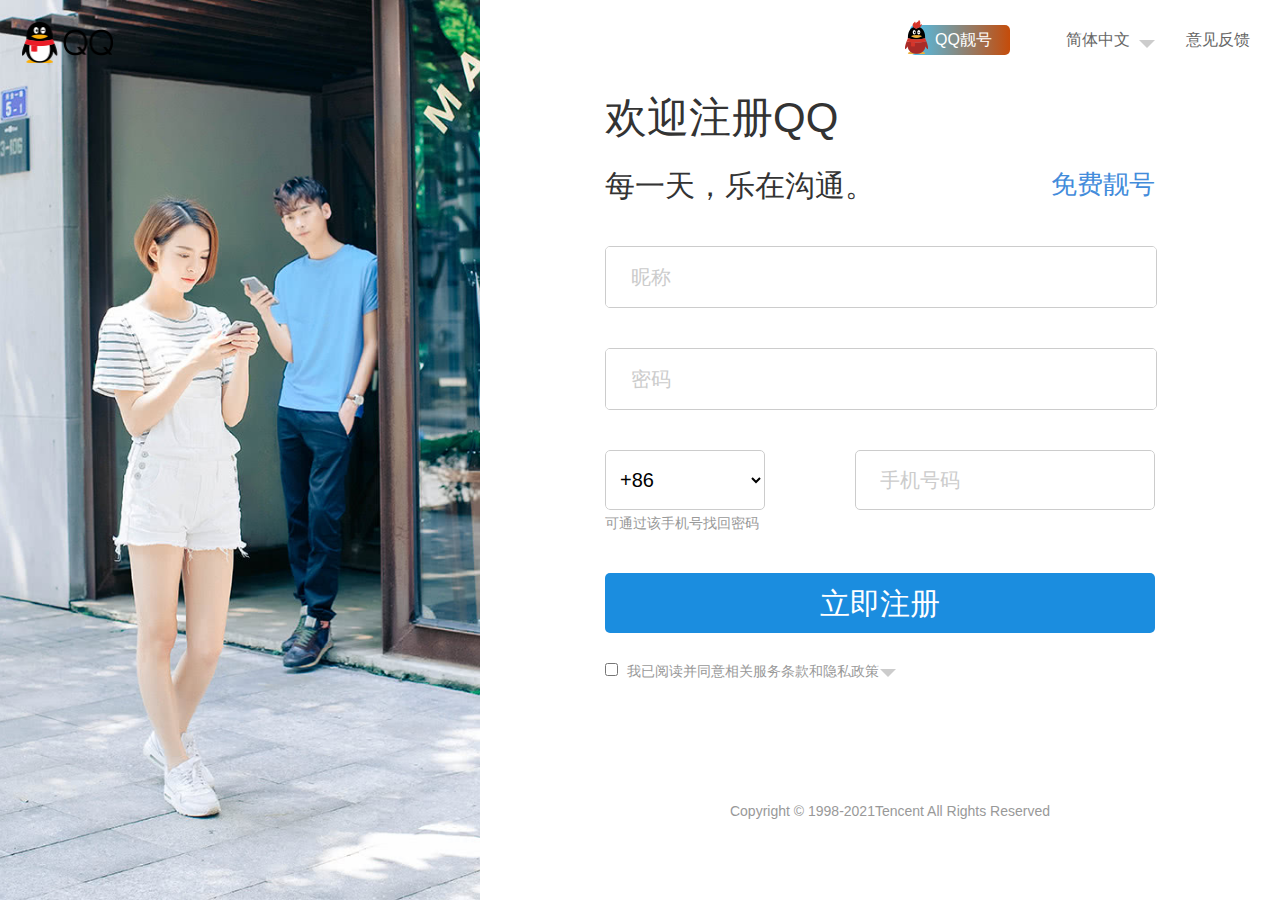
<file: login.html>
<!DOCTYPE html>
<html lang="en">

<head>
    <meta charset="UTF-8">
    <meta name="viewport" content="width=device-width, initial-scale=1.0">
    <title>QQ注册</title>
    <!-- 引入favicon图标 -->
    <link rel="shortcut icon" href="./favicon.ico" />
    <!-- 引入css公共样式文件 -->
    <link rel="stylesheet" href="./css/common.css">
    <!-- 引入login.css文件 -->
    <link rel="stylesheet" href="./css/login.css" class="css">
    <!-- jq -->
    <script src="./js/jquery.min.js"></script>
    <script src="./js/login.js"></script>

</head>
<script>
    function getE(elementId) {
        return document.getElementById(elementId).value;
    }
    function divId(elementId) {
        return document.getElementById(elementId);
    }
    /*用户名验证*/
    function checkUser() {
        console.log(111);
        var user = getE("user");
        var userId = divId("user_prompt");
        userId.innerHTML = "";
        var reg = /^[\u4e00-\u9fa5]{2,8}$/;
        if (reg.test(user) == false) {
            userId.innerHTML = "此用户名无法使用!注意格式(由2-8个汉字组成)";
            return false;
        }
        userId.innerHTML = "<span class='iconfont'>&#xe6a0;</span> 这儿名字还差不多！"
        return true;
    }
    /*密码验证*/
    function checkPwd() {
        var pwd = getE("pwd");
        var pwdId = divId("pwd_prompt");
        pwdId.innerHTML = "";
        var reg = /^(?=.*[a-z])(?=.*[A-Z])(?=.*\d)[^]{8,16}$/;
        if (reg.test(pwd) == false) {
            pwdId.innerHTML = "密码不能含有非法字符，长度在8-16之间";
            return false;
        }
        pwdId.innerHTML = "<span class='iconfont'>&#xe6a0;</span>密码强度非常牛皮";
        return true;
    }

    /*验证手机号码*/
    function checkMobile() {
        var mobile = getE("mobile");
        var mobileId = divId("mobile_prompt");
        var regMobile = /^([1][358][0-9]{9})|([1][4][37][0-9]{8})|([1][7][01367][0-9]{8})$/;
        if (regMobile.test(mobile) == false) {
            mobileId.innerHTML = "手机号码格式不正确，请重新输入";
            return false;
        }
        mobileId.innerHTML = "<span class='iconfont'>&#xe6a0;</span>手机号码格式正确，请点击发送验证码";
        return true;
    }
</script>

<body>
    <!-- 左侧背景切换开始 -->
    <div class="flex">
        <div class="bg_l">
            <div class="bg_img">
                <h3> 我是logo
                    <a href="./index.html">
                        <img src="./images/logo.png" alt="" class="logo">
                    </a>
                </h3>
            </div>
        </div>

        <!-- 左侧背景切换结束 -->
        <!-- 右侧表单布局开始 -->

        <div class="login">
            <!-- 注册头部链接布局开始 -->
            <div class="login_hd">
                <div class="logo_liang">
                    <p>QQ靓号</p>
                    <a href="#">
                        <img src="./images/logo3.png" alt=""></a>
                    <div class="lang_hide">
                        <div class="lang_input">
                            <input type="text" placeholder="搜索，起飞起飞">
                            <button class="lang_btn iconfont">🐕</button>
                        </div>
                        <div class="at_link">
                            <a href="#">生日</a>
                            <a href="#">星座</a>
                            <a href="#">爱情</a>
                            <a href="#">手机</a>
                        </div>
                    </div>
                </div>
                <div class="lang">
                    <a href="#">简体中文<span class="tg"></span></a>
                    <ul class="lang_ul">
                        <li><a href="#">繁体中文</a></li>
                        <li><a href="#">歪果话</a></li>
                    </ul>
                </div>
                <div class="advice"><a href="#">意见反馈</a></div>
            </div>
            <!-- 注册头部链接布结束 -->
            <!-- 注册bd表单布局开始 -->

            <div class="login_bd">
                <h1>欢迎注册QQ</h1>
                <div class="wds">
                    <h3>每一天，乐在沟通。</h3>
                    <h3 class="link_free"><a href="#">免费靓号</a></h3>
                </div>
                <!-- 核心input框布局开始 -->
                <div class="input">
                    <!-- 用户名框 -->

                    <div class="username">
                        <input type="text" id="user" onblur="checkUser()" placeholder="昵称" />
                        <!-- <label for="user" class="cv">昵称</label> -->
                        <span class="img_right"></span>
                    </div>
                    <div class="username_span" id="user_prompt">昵称不可以为空</div>
                    <!-- 密码框 -->

                    <div class="psw">

                        <input type="password" id="pwd" onblur="checkPwd()" placeholder="密码">
                        <!-- <label for='pwd' class="cv">密码</label> -->
                        <span class="psw_eye"></span>

                    </div>
                    <div class="psw_span" id="pwd_prompt">密码不可以为空</div>
                    <div class="psw_all">
                        <div class="psw_ad"><span class='iconfont'>&#xe6a0;</span>不能含有空格</div>
                        <div class="psw_ad"><span class='iconfont'>&#xe6a0;</span>长度为8-16个字符</div>
                        <div class="psw_ad"><span class='iconfont'>&#xe6a0;</span>必须包含数字，小写字母，大写字母三种字符</div>
                    </div>

                    <!-- 手机号码选择填写框 -->

                    <div class="rg_phone">
                        <!-- 手机号码选择框 -->

                        <select name="phone_ad" id="ad_first">
                            <option value="">+86</option>
                            <option value="">中国10086</option>
                            <option value="">中国10086</option>
                            <option value="">中国10086</option>
                            <option value="">中国10086</option>
                        </select>
                        <!-- 手机号码填写框 -->

                        <div class="phone_num">
                            <input type="text" id="mobile" onblur="checkMobile()" placeholder="手机号码">
                            <!-- <label for="mobile" class="cv">手机号码 </label> -->
                        </div>
                        <style>
                            .phone_num input::placeholder {
                                color: #ccc;
                                font-size: 20px;
                                font-weight: lighter;
                            }
                        </style>
                    </div>

                    <div class="ts_wd iconfont" id="mobile_prompt">可通过该手机号找回密码</div>
                    <!-- 验证码填写 -->
                    <div class="yzma">
                        <!-- 验证码填写框 -->
                        <div class="yzma_num">
                            <input type="text" placeholder="手机验证码">
                        </div>
                        <!-- 验证码按钮 -->

                        <div class="yzma_btn">
                            <button>发送短信验证码</button>
                        </div>
                    </div>
                </div>
                <!-- 确认按钮 -->
                <button class="btn_lg">立即注册</button>
                <!-- 合同要求签订 -->
                <div class="checked">
                    <label for="check">
                        <input type="checkbox" id="check">
                        <span class="ck_wd">我已阅读并同意相关服务条款和隐私政策</span>
                    </label>
                    <span class="tg"></span>
                </div>
                <ul class="contract">
                    <li><a href="#">《QQ号码规则》 </a></li>
                    <li><a href="#">《隐私政策》 </a></li>
                    <li><a href="#">《QQ空间服务协议》</a> </li>
                </ul>
                <!-- copyright布局 -->
                <div class="copyright">Copyright © 1998-2021Tencent All Rights Reserved</div>
            </div>
            <!-- 注册bd表单布局结束 -->

        </div>
        <!-- 右侧表单布局结束 -->
    </div>

</body>
<script>



</script>

</html>
</file>
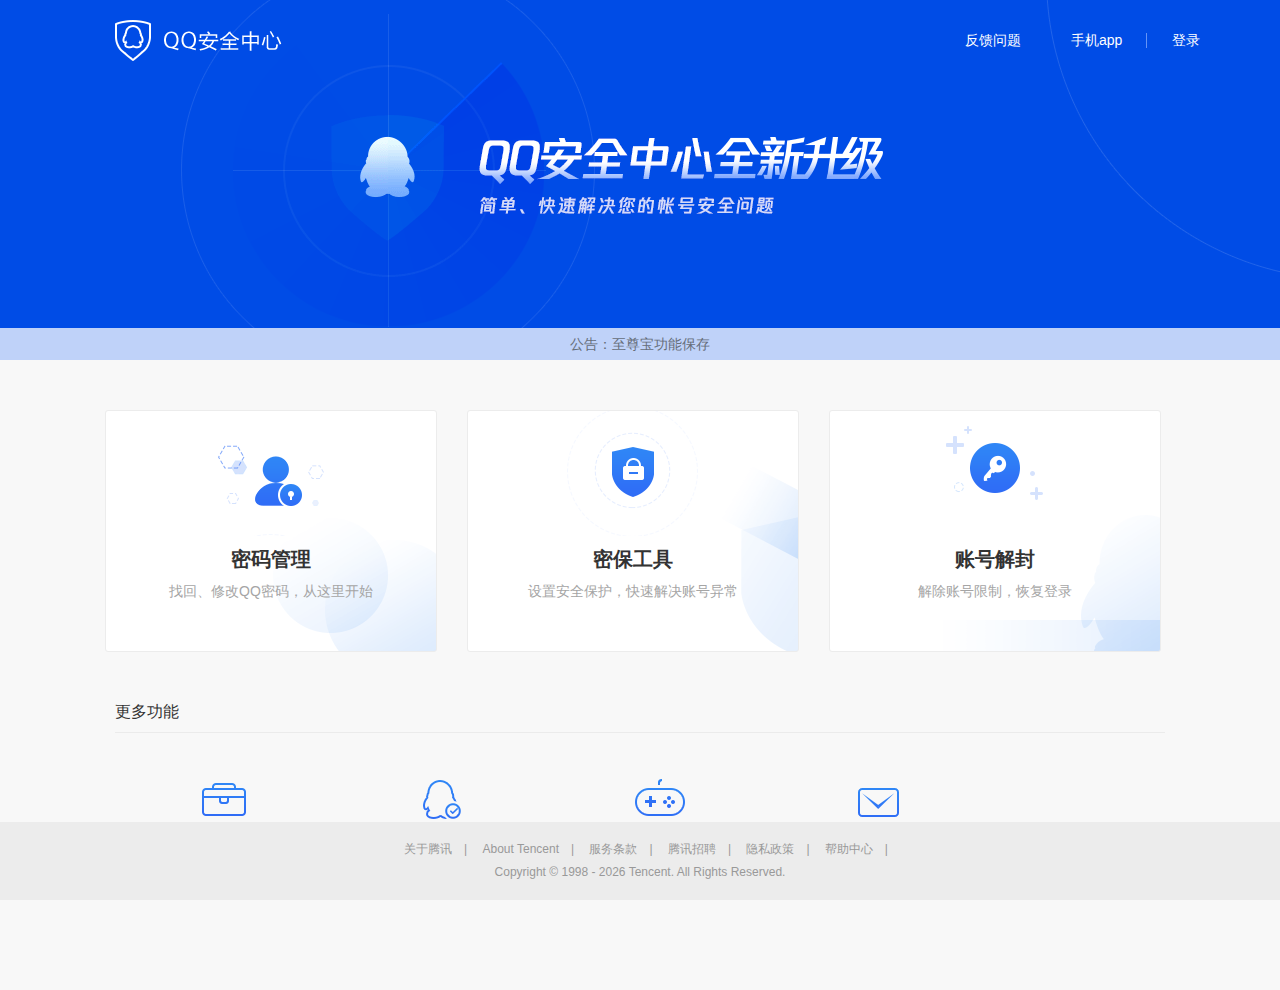
<file: safe.html>
<!DOCTYPE html>
<html lang="en">

<head>
    <meta charset="UTF-8">
    <meta name="viewport" content="width=device-width, initial-scale=1.0">
    <title>QQ安全中心</title>
    <meta name="keywords" content="QQ安全中心,QQ,安全,safe,security">
    <meta name="description" content="TEG安全平台部QQ安全中心团队，守护您的QQ安全。">
    <meta name="viewport" content="width=device-width, initial-scale=1.0, maximum-scale=1.0, user-scalable=no">
    <link rel="stylesheet" href="./css/safe.css">
    <link rel="shortcut icon" href="./favicon.ico" />
    <script src="./js/jquery.min.js"></script>
    <script src="./js/safe.js"></script>

</head>

<body>
    <div class="container">
        <!-- 焦点图 -->
        <div class="banner">
            <div class="bn-bg">
                <!-- 头部导航 -->
                <div class="w">
                    <div class="nav">
                        <div class="logo">
                            <img src="./images/ico_logo.png" alt="">
                        </div>
                        <div class="nav-right">
                            <li> <a href="#">反馈问题</a></li>
                            <li class="app">
                                <p class="ipone">手机app</p>
                                <div class="pic">
                                    <div class="app-icon"></div>
                                    <p>手机扫码下载APP</p>
                                </div>
                            </li>
                            <li> <a href="#">登录</a></li>
                        </div>

                    </div>
                    <div class="nav-footer">
                        <a href="javascript:;">
                            <p>公告：至尊宝功能保存</p>
                        </a>
                    </div>
                </div>
            </div>
        </div>
        <!-- 内容 -->
        <div class="content">
            <div class="w">
                <div class="content-body ">
                    <ul>
                        <li class="li-bg">
                            <a href="javascript:;">
                                <i class="one-li"></i>
                                <p class="title">密码管理</p>
                                <p class="details">找回、修改QQ密码，从这里开始</p>
                            </a>
                        </li>
                        <li class="li-bg">
                            <a href="javascript:;">
                                <i class="one-li"></i>
                                <p class="title">密保工具</p>
                                <p class="details">设置安全保护，快速解决账号异常</p>
                            </a>
                        </li>
                        <li class="li-bg">
                            <a href="javascript:;">
                                <i class="one-li"></i>
                                <p class="title">账号解封</p>
                                <p class="details">解除账号限制，恢复登录</p>
                            </a>
                        </li>
                    </ul>
                </div>
            </div>
        </div>
        <!-- 更多 -->
        <div class="w">
            <div class="more">
                <div class="up">
                    <p>更多功能</p>
                    <span></span>
                </div>
                <div class="down">
                    <ul>
                        <li class="down-top">
                            <a href="javascrit:;"><i class="down-i"></i>
                                <p class="down-title">独立密码</p>
                                <p class="down-details">忘记独立密码可重新设置</p>
                            </a>
                        </li>
                        <li class="foot-cover">
                            <div class="cover">
                                <i></i>
                                <p class="cover-title">QQ登录保护</p>
                                <p class="cover-details">扫码下载手机QQ，开启设备锁</p>
                            </div>
                            <i class="down-i downI"></i>
                            <p class="down-title">QQ登录保护</p>
                            <p class="down-details">登录验证码，阻止坏人登录</p>
                        </li>
                        <li class="foot-cover">
                            <div class="cover">
                                <i></i>
                                <p class="cover-title">QQ登录保护</p>
                                <p class="cover-details">扫码下载手机QQ，开启游戏保护</p>
                            </div>
                            <i class="down-i downI"></i>
                            <p class="down-title">游戏保护</p>
                            <p class="down-details">登录验证密保，保护游戏财产</p>
                        </li>
                        <li class="foot-cover">
                            <div class="cover">
                                <i></i>
                                <p class="cover-title">QQ登录保护</p>
                                <p class="cover-details">扫码下载手机QQ，开启邮箱保护</p>
                            </div>
                            <i class="down-i downI"></i>
                            <p class="down-title">邮箱保护</p>
                            <p class="down-details">登录验证密保，防止隐私泄密</p>
                        </li>
                    </ul>
                </div>
            </div>
        </div>
        <!-- foot  -->
        <footer>
            <div class="foot-content">
                <p>
                    <a href="#">关于腾讯</a>|
                    <a href="#">About Tencent</a>|
                    <a href="#">服务条款</a>|
                    <a href="#">腾讯招聘</a>|
                    <a href="#">隐私政策</a>|
                    <a href="#">帮助中心</a>|
                </p>
                <p>Copyright © 1998 - <span class="nowtime"></span> Tencent. All Rights Reserved.</p>
            </div>

        </footer>
    </div>
</body>

</html>
</file>
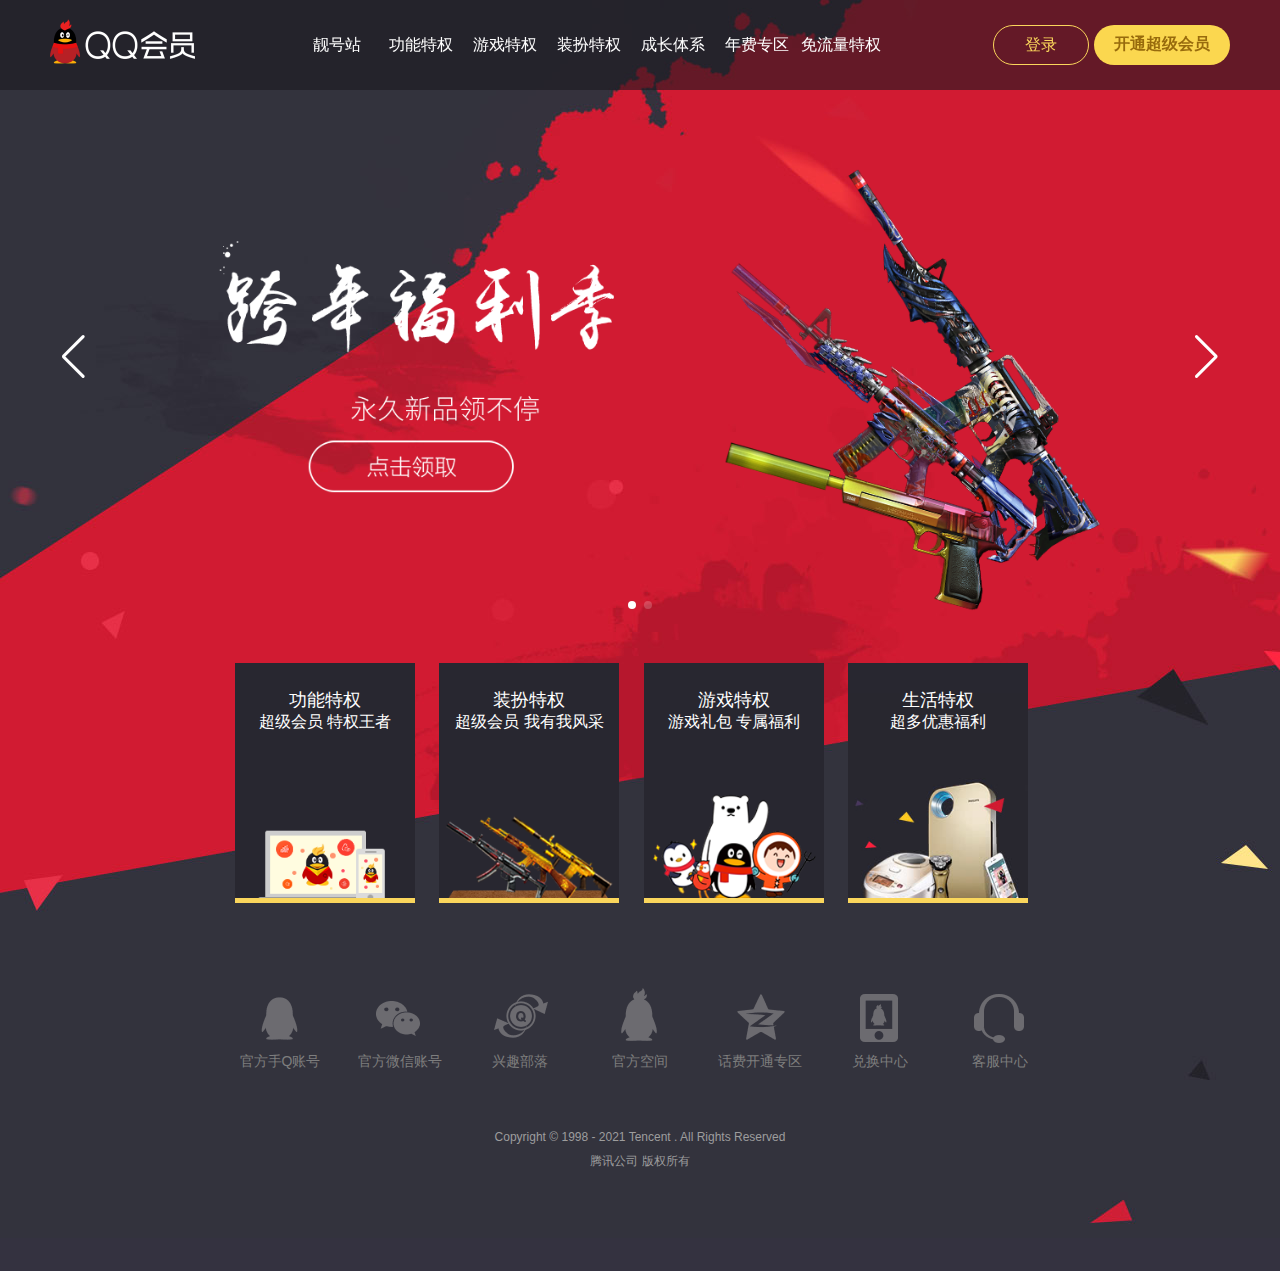
<file: vip.html>
<!DOCTYPE html>
<html lang="en">

<head>
    <meta charset="UTF-8" />
    <meta name="viewport" content="width=device-width, initial-scale=1.0" />
    <meta name="viewport" content="width=device-width, maximum-scale=1.0, initial-scale=1.0" />
    <meta name="Description" content="QQ会员是腾讯为QQ用户提供的一项增值服务，涵盖了QQ特权、游戏特权、生活特权、装扮特权等80余项精彩特权。其中包括等级加速、多彩气泡、超级群、身份铭牌、个性名片等特权。" />
    <meta name="Keywords" content="会员,QQ会员,超级会员,年费会员,手机开通会员,话费开通会员,短信开通会员,大王卡申请,腾讯大王卡,SVIP8,会员活动,会员成长值,红色昵称,身份铭牌,移动在线,个性名片,千人群,多彩气泡,魔法表情,头像挂件,个性主题,QQ等级加速,成长加速特权,QQ特权,生活特权,游戏特权,会员活动,QQ靓号,游戏礼包,优惠券,SVIP,VIP,QQVIP,QQ,腾讯,Tencent" />
    <title>QQ超级会员-不做大多数</title>
    <link rel="shortcut icon" href="faviconVip.ico" />
    <link rel="stylesheet" href="./css/common.css" />
    <link rel="stylesheet" href="./css/swiper-bundle.min.css" />
    <link rel="stylesheet" href="./css/vip.css" />
    <script src="js/swiper-bundle.min.js"></script>
    <script src="./js/jquery.min.js"></script>
    <script src="./js/vip.js"></script>
</head>

<body>
    <!-- 通用导航 -->
    <header class="navbar">
        <div class="navbar-container w">
            <div class="logo fl">
                <img src="./vip-img/logo.png" alt="" title="QQ会员首页" />
            </div>
            <nav class="fl">
                <ul>
                    <li>
                        <a href="javascript:;">靓号站</a>
                    </li>
                    <li>
                        <a href="javascript:;" class="youxi">功能特权</a>
                    </li>
                    <li>
                        <a href="javascript:;">游戏特权</a>
                    </li>
                    <li>
                        <a href="javascript:;">装扮特权</a>
                    </li>
                    <li>
                        <a href="javascript:;" class="chengzhang">成长体系</a>
                    </li>
                    <li>
                        <a href="javascript:;">年费专区</a>
                    </li>
                    <li>
                        <a href="javascript:;">免流量特权</a>
                    </li>
                </ul>
            </nav>
            <div class="navbar-status fr">
                <a href="javascript:;" class="status-login fl">登录</a>
                <a href="javascript:;" class="inner-text fl">开通超级会员</a>
            </div>
        </div>
        <div class="fangqi">
            <div class="huijiaba">
                <div class="guanbi">X</div>
                <img src="./vip-img/fangqi.jfif" alt="" />
            </div>
        </div>
        <div class="navbar-subnav">
            <div class="w">
                <div class="left fl">
                    <a href="javascript:;">全部特权</a>
                    <a href="javascript:;">分等级特权</a>
                </div>
                <div class="right fr">
                    <a href="javascript:;">任务中心</a>
                    <a href="javascript:;">排名中心</a>
                </div>
            </div>
        </div>
    </header>
    <!-- 轮播图 -->
    <section class="banner-home w">
        <!-- Swiper -->
        <div class="swiper-container">
            <div class="swiper-wrapper">
                <div class="swiper-slide">
                    <img src="./vip-img/banner.png" alt="" />
                </div>
                <div class="swiper-slide">
                    <img src="./vip-img/banner1.png" alt="" />
                </div>
            </div>
            <!-- Add Pagination -->
            <div class="swiper-pagination"></div>
            <!-- Add Arrows -->
            <div class="swiper-button-next"></div>
            <div class="swiper-button-prev"></div>
        </div>
    </section>
    <section class="vip-index-content">
        <div class="active-list">
            <ul>
                <li>
                    <a href="javascript:;">
                        <h3>功能特权</h3>
                        <p>超级会员 特权王者</p>
                        <img src="./vip-img/1440471640_banner3.png" alt="" />
                    </a>
                </li>
                <li>
                    <a href="javascript:;">
                        <h3>装扮特权</h3>
                        <p>超级会员 我有我风采</p>
                        <img src="./vip-img/1440471831_banner2.png" alt="" />
                    </a>
                </li>
                <li>
                    <a href="javascript:;">
                        <h3>游戏特权</h3>
                        <p>游戏礼包 专属福利</p>
                        <img src="./vip-img/1440471634_banner1.png" alt="" />
                    </a>
                </li>
                <li>
                    <a href="javascript:;">
                        <h3>生活特权</h3>
                        <p>超多优惠福利</p>
                        <img src="./vip-img/1442397406_shtq.jpg" alt="" />
                    </a>
                </li>
            </ul>
        </div>
    </section>
    <!-- 页脚 -->
    <footer class="ui-footer">
        <ul>
            <li class="erweima">
                <a href="javascript:;">
                    <span class="footer-icon"></span>
                    <span>官方手Q账号</span>
                    <div class="qrcode">
                        <img src="./vip-img/qq_qrcode_preview.jpg" alt="" />
                    </div>
                </a>
            </li>
            <li class="erweima">
                <a href="javascript:;">
                    <span class="footer-icon"></span>
                    <span>官方微信账号</span>
                    <div class="qrcode">
                        <img src="./vip-img/1392709767_big.png" alt="" />
                    </div>
                </a>
            </li>
            <li>
                <a href="javascript:;">
                    <span class="footer-icon"></span>
                    <span>兴趣部落</span>
                </a>
            </li>
            <li>
                <a href="javascript:;">
                    <span class="footer-icon"></span>
                    <span>官方空间</span>
                </a>
            </li>
            <li>
                <a href="javascript:;">
                    <span class="footer-icon"></span>
                    <span>话费开通专区</span>
                </a>
            </li>
            <li>
                <a href="javascript:;">
                    <span class="footer-icon"></span>
                    <span>兑换中心</span>
                </a>
            </li>
            <li>
                <a href="javascript:;">
                    <span class="footer-icon"></span>
                    <span>客服中心</span>
                </a>
            </li>
        </ul>
        <p>Copyright © 1998 - 2021 Tencent . All Rights Reserved</p>
        <p>腾讯公司 版权所有</p>
    </footer>
    <div class="footer-bar">
        <div class="zhanweizi"></div>
        <div class="bg">
            <div class="footer-bar-content w">
                <h2>
                    <img src="./vip-img/footer_bar_logo.png" alt="" />
                </h2>
                <p>开通超级会员，做特权王者</p>
                <a href="javascript:;" class="kaitong">开通超级会员</a>
                <span>开通QQ会员</span>
            </div>
        </div>
    </div>
</body>

</html>
</file>
<file: css/common.css>
html,
body,
div,
dl,
dt,
dd,
ul,
ol,
li,
h1,
h2,
h3,
h4,
h5,
h6,
pre,
code,
form,
fieldset,
legend,
input,
textarea,
p,
blockquote,
th,
td {
  margin: 0;
  padding: 0;
  font-family: Helvetica, Tahoma, Arial, "Hiragino Sans GB",
    "Hiragino Sans GB W3", "Microsoft YaHei", STXihei, STHeiti, Heiti, SimSun,
    sans-serif;
  font-size: 100%;
}

html,
body {
  color: #333;
}

body {
  background: #fff;
  overflow-x: hidden;
}

ul,
ol,
li {
  list-style: none;
}

a:link,
a:visited {
  color: #333;
  text-decoration: none;
}

a:hover {
  color: #333;
}

img {
  border: none;
}

em {
  font-style: normal;
}

h1,
h2,
h3,
h4,
h5 {
  font-weight: normal;
}
</file>
<file: css/index.css>
/* header start */

.header {
  position: absolute;
  top: 0;
  left: 0;
  width: 100%;
  height: 150px;
  z-index: 999;
}

.header_fixed {
  position: fixed;
  left: 0;
  top: 0;
  width: 100%;
  height: 75px;
  background: #fff;
  border-bottom: 1px solid #f1f1f1;
  z-index: 999;
}

.header_top {
  max-width: 1170px;
  min-width: 980px;
  height: 75px;
  margin: 0 auto;
}

.header_l {
  float: left;
}

.header_r {
  float: right;
}

.logo {
  float: left;
  display: block;
  width: 160px;
  height: 0px;
  padding-top: 76px;
  background: url(../images/logo.png) no-repeat 0 50%;
  background-size: 92px 44px;
}

.header_nav {
  float: left;
  width: 450px;
  padding-left: 18px;
}

.header_nav li {
  float: left;
  margin-left: 20px;
}

.header_nav li a {
  float: left;
  padding: 0 20px;
  line-height: 75px;
  font-size: 18px;
}

.current {
  background-color: #12b7f5;
}

.btn_zc {
  float: left;
  width: 96px;
  height: 0;
  padding-top: 39px;
  margin-top: 18px;
  background: url(../images/icons.png) no-repeat 0 -244px;
}

.btn_zc:hover {
  background-position: 0 -284px;
}

.header_r ul {
  float: right;
  height: 40px;
  padding-top: 15px;
}

.header_r ul li {
  float: right;
  margin-left: 30px;
  line-height: 40px;
}

/* header end */

/* banner start */

.banner {
  width: 100%;
  height: 751px;
}

.banner ul {
  position: relative;
  width: 100%;
  height: 100%;
  overflow: hidden;
  max-width: 1920px;
  min-width: 1007px;
}

.banner ul li {
  position: absolute;
  left: 50%;
  top: 0;
  width: 1920px;
  height: 100%;
  margin-left: -960px;
}

.pcqq {
  /* display: none; */
  background: url(../images/pc_bg.jpg) no-repeat center center;
  background-size: cover;
}

.one_content {
  position: relative;
  width: 100%;
  height: 100%;
  max-width: 1900px;
  min-width: 960px;
  margin: 0 auto;
}

.content_title {
  margin: 0 auto;
  padding: 6% 0 2%;
  width: 807px;
  height: 120px;
}

.title_text {
  float: left;
  width: 459px;
  height: 116px;
  background: url(../images/pc-title.png) no-repeat center top;
}

.title_btn {
  float: right;
  width: 347px;
  height: 120px;
  background: url(../images/pc-btn.png) no-repeat center top;
}

.title_btn a {
  display: block;
  width: 88%;
  height: 62%;
}

.onee_content_img {
  width: 100%;
  height: auto;
}

.circle {
  position: relative;
  width: 100%;
  height: 52px;
  margin-top: -52px;
  background: url(../images/linearbot.png) repeat-x left top;
  text-align: center;
}

.circle li {
  display: inline-block;
  margin: 0 5px;
  padding: 2px 5px;
  background: url(../images/nav.png) no-repeat center center;
  cursor: pointer;
}

.circle .on {
  background-image: url(../images/navcur.png);
}

.mqq {
  display: none;
  position: absolute;
  left: 0;
  top: 0;
  right: 0;
  height: 100%;
  background-size: cover;
  background-image: url(../images/banner_bg2.jpeg);
  background-repeat: no-repeat;
  background-position: 50% 50%;
}

.mqq_content {
  position: relative;
  width: 100%;
  height: 100%;
  max-width: 1900px;
  min-width: 960px;
  margin: 0 auto;
}

.top_space {
  display: block;
  padding-top: 6%;
}

.mqq_title {
  margin: 0 auto;
  color: transparent;
  position: relative;
  margin-bottom: 3%;
  width: 50%;
  padding-top: 13.5416%;
  background-image: url(../images/mqq_title.png);
  background-size: cover;
  background-repeat: no-repeat;
}

.btn_download {
  display: block;
  margin: 0 auto;
  color: transparent;
  position: relative;
  z-index: 10;
  width: 15.05208%;
  padding-top: 4.6354%;
  background-image: url(../images/btn_download.png);
  background-size: cover;
  background-repeat: no-repeat;
}

.mqq_feature {
  position: absolute;
  left: 0;
  right: 0;
  bottom: 0;
}

.feature_img {
  height: 26.6666vw;
  width: 38.9vw;
  margin: 0 auto;
  background-image: url(../images/feature_img.png);
  background-size: cover;
  background-repeat: no-repeat;
}

/* banner end */

/* 主体内容 start */

.box_content {
  width: 100%;
}

.box_content h1 {
  width: 100%;
  height: 0;
  padding-top: 280px;
  background: #fff url(../images/brand.png) no-repeat center top;
}

.allbg {
  width: 100%;
  height: 600px;
  background-attachment: fixed !important;
  background-repeat: no-repeat;
  z-index: -1;
}

.fisrtbg {
  background: url(../images/fisrtbg.jpg);
}

.allqq {
  width: 100%;
  height: 584px;
  background-color: #fff;
}

.w960 {
  position: relative;
  width: 960px;
  height: 584px;
  margin: 0 auto;
}

.tele_text {
  position: absolute;
  right: 7px;
  top: 115px;
  width: 487px;
}

.tele_text h2 {
  width: 100%;
  height: 0;
  padding-top: 135px;
  background: url(../images/qcall_txt.png) no-repeat 0 0;
}

.tele_text p {
  width: 100%;
  margin-bottom: 12px;
  line-height: 25px;
  text-align: right;
  opacity: 0.6;
  font-size: 18px;
  letter-spacing: 0.12em;
}

.box_content p a {
  color: #12b7f5;
}

.tele_pic {
  width: 100%;
  padding-top: 44px;
  min-height: 77px;
  background: url(../images/qcall_figs.png) no-repeat 190px 41px;
}

.tele_pic li {
  float: right;
  border-left: 1px solid #e9e9e9;
  padding: 58px 0 0;
  color: #a0a0a0;
  font-size: 14px;
  text-align: center;
}

.tele_pic .p1 {
  width: 80px;
  text-align: right;
}

.tele_pic .p2 {
  width: 109px;
}

.tele_pic .p3 {
  width: 156px;
  border: 0;
}

.tele_img {
  position: absolute;
  left: -32px;
  bottom: 0;
  width: 664px;
  height: 763px;
  background: url(../images/pic1.png) no-repeat 0 0;
}

.secondbg {
  background: url(../images/avd.jpg);
}

.computer_text {
  position: absolute;
  left: 7px;
  top: 115px;
  width: 450px;
}

.computer_text h2 {
  width: 100%;
  height: 0;
  padding-top: 140px;
  background: url(../images/txt.png) no-repeat 0 0;
}

.computer_text p {
  width: 90%;
  margin-bottom: 12px;
  padding-left: 5px;
  line-height: 25px;
  opacity: 0.6;
  font-size: 18px;
  letter-spacing: 0.12em;
}

.computer_pic {
  width: 100%;
  padding-top: 44px;
  min-height: 77px;
  background: url(../images/qfile_figs.png) no-repeat 7px 41px;
}

.computer_pic li {
  float: left;
  border-right: 1px solid #e9e9e9;
  padding: 58px 0 0;
  color: #a0a0a0;
  font-size: 14px;
  text-align: center;
}

.computer_pic .p1 {
  width: 94px;
  text-align: left;
  text-indent: 12px;
}

.computer_pic .p2 {
  width: 112px;
}

.computer_pic .p3 {
  width: 108px;
  border: none;
}

.computer_img {
  position: absolute;
  right: -100px;
  bottom: 104px;
  width: 597px;
  height: 330px;
  background: url(../images/pic2.png) no-repeat 0 0;
}

.thirdbg {
  background: url(../images/blog.jpg);
}

.youth_text {
  position: absolute;
  right: 7px;
  top: 120px;
  width: 495px;
}

.youth_text h2 {
  width: 100%;
  height: 0;
  padding-top: 135px;
  background: url(../images/qblog_txt.png) no-repeat 0 0;
}

.youth_text p {
  width: 100%;
  margin-bottom: 12px;
  line-height: 25px;
  text-align: right;
  opacity: 0.6;
  font-size: 18px;
  letter-spacing: 0.12em;
}

.youth_pic {
  background: url(../images/qblog_figs.png) no-repeat 228px 41px;
  width: 100%;
  padding-top: 44px;
  min-height: 77px;
}

.youth_pic li {
  float: right;
  border-left: 1px solid #e9e9e9;
  padding: 58px 0 0;
  color: #a0a0a0;
  font-size: 14px;
  text-align: center;
}

.youth_pic .p1 {
  width: 80px;
  text-align: right;
}

.youth_pic .p2 {
  width: 105px;
}

.youth_pic .p3 {
  width: 106px;
  border: 0;
}

.youth_img {
  position: absolute;
  left: 88px;
  bottom: 0;
  width: 344px;
  height: 506px;
  background: url(../images/pic3.png) no-repeat -30px 0;
}

.youth_wrap {
  display: none;
  position: relative;
  left: 0;
  top: 217px;
  width: 291px;
  height: 150px;
}

.youth_wrap div {
  position: absolute;
  top: 0;
  width: 150px;
  height: 150px;
}

@keyframes zoomIn {
  0% {
    transform: scale(0);
  }
  60% {
    transform: scale(1.1);
  }
  100% {
    transform: scale(1);
  }
}

.youth_wrap .p1 {
  left: -122px;
  background: url(../images/qblog_fig1.png) no-repeat 0 0;
  opacity: 1;
  animation: zoomIn 0.2s cubic-bezier(0, 0.25, 0.08, 1) 0.4s;
  animation-fill-mode: backwards;
}

.youth_wrap .p2 {
  left: 70px;
  background: url(../images/qblog_fig2.png) no-repeat 0 0;
  opacity: 1;
  animation: zoomIn 0.2s cubic-bezier(0, 0.25, 0.08, 1) 0.5s;
  animation-fill-mode: backwards;
}

.youth_wrap .p3 {
  right: -119px;
  background: url(../images/qblog_fig3.png) no-repeat 0 0;
  opacity: 1;
  animation: zoomIn 0.2s cubic-bezier(0, 0.25, 0.08, 1) 0.6s;
  animation-fill-mode: backwards;
}

/* 主体内容 end */

/* 遮盖层 */

.login_bg {
  display: none;
  width: 100%;
  height: 100%;
  position: fixed;
  top: 0px;
  left: 0px;
  background: rgba(0, 0, 0, 0.5);
  z-index: 99999;
}

/* login登录框 start */

.login {
  display: none;
  position: fixed;
  top: 50%;
  left: 50%;
  transform: translate(-50%, -50%);
  width: 622px;
  height: 368px;
  margin: 0 auto;
  background-color: #ffffff;
  border: 2px solid #eee;
  overflow: hidden;
  z-index: 999999;
}

.login a:hover {
  text-decoration: underline;
}

.login_header {
  position: absolute;
  top: 0;
  right: 0;
  height: 50px;
  width: 50px;
  font-family: "微软雅黑";
  z-index: 1000;
}

.login_header .close {
  float: right;
  width: 47px;
  height: 20px;
  background: url(../images/icon_3_tiny.png) no-repeat -221px -126px;
}

.login_header .close:hover {
  background-position: -221px -151px;
}

.title {
  font-size: 20px;
  color: #333;
  margin-bottom: 16px;
  padding-top: 30px;
  text-align: center;
}

.qlogin_tips {
  color: #666;
  font-size: 16px;
  text-align: center;
  position: relative;
  margin-bottom: 36px;
  zoom: 1;
}

.qlogin_tips a {
  color: #3481cf;
}

.qlogin_show {
  height: 200px;
  margin: 0 auto;
  text-align: center;
}

.qlogin_show img {
  height: 130px;
  width: 130px;
  border: 1px solid #d3d3d3;
}

.login_footer {
  height: 16px;
  margin-right: 8px;
  padding-bottom: 8px;
}

.login_footer a {
  float: right;
  font-size: 12px;
}

.dotted {
  float: right;
  color: #bfbfbf;
  margin: 0 5px;
  font-size: 12px;
}

/* login登录框 end */

/* footer start */

.footer {
  width: 100%;
  height: 348px;
  padding-top: 34px;
  background: #2a2a2a;
  font-size: 0.75em;
}

.footer_content {
  position: relative;
  width: 960px;
  height: 205px;
  margin: 0 auto;
}

.footer_pic {
  float: left;
  width: 510px;
  padding-left: 8px;
}

.footer_pic h3 {
  height: 50px;
  color: #666;
  font-size: 14px;
}

.footer_pic a {
  float: left;
  padding-top: 65px;
  background: url(../images/plats1.png) no-repeat 0 0;
  text-align: center;
  font-size: 14px;
  color: #979797;
}

.footer_pic a:hover {
  color: #12b7f5;
}

.footer_pic .tel {
  width: 80px;
  margin-right: 35px;
  background-position: 0 0;
}

.footer_pic .tel:hover {
  background-position: 0px -93px;
}

.footer_pic .pc {
  width: 80px;
  margin-right: 30px;
  background-position: -105px 0;
}

.footer_pic .pc:hover {
  background-position: -105px -93px;
}

.footer_pic .mac {
  width: 84px;
  margin-right: 30px;
  background-position: -210px 0;
}

.footer_pic .mac:hover {
  background-position: -210px -93px;
}

.footer_pic .pad {
  width: 76px;
  background-position: -326px 0;
}

.footer_pic .pad:hover {
  background-position: -326px -93px;
}

.ftall {
  float: left;
}

.safe {
  width: 185px;
}

.help {
  width: 175px;
}

.friendly {
  width: 80px;
}

.ftall h3 {
  height: 25px;
  color: #666;
  font-size: 14px;
}

.ftall li {
  line-height: 22px;
}

.friendly_list {
  position: absolute;
  right: -55px;
  top: 25px;
}

.ftall a {
  color: #979797;
}

.ftall a:hover {
  color: #cfcfcf;
}

.footer_bottom {
  clear: both;
  width: 960px;
  margin: 0 auto;
  padding-top: 16px;
  border-top: 1px solid #666;
  line-height: 17px;
  text-align: center;
  color: #666;
}

/* footer end */
</file>
<file: css/appdownload.css>
body {
  color: #222;
  -webkit-text-size-adjust: none;
}

body,
h1,
h2,
h3,
h4,
h5,
h6,
hr,
p,
blockquote,
dl,
dt,
dd,
ul,
ol,
li,
pre,
form,
fieldset,
legend,
button,
input,
textarea,
th,
td,
iframe {
  margin: 0;
  padding: 0;
}

h1,
h2,
h3,
h4,
h5,
h6 {
  font-size: 100%;
}

body,
button,
input,
select,
textarea {
  font-family: Tahoma, Arial, Roboto, ”Droid Sans”, ”Helvetica Neue”,
    ”Droid Sans Fallback”, ”Heiti SC”, sans-self;
  font-size: 62.5%;
  line-height: 1.5;
}

ol,
ul {
  list-style: none;
}

html,
body {
  width: 100%;
  height: 100%;
  overflow: hidden;
}

.section-wrap {
  width: 100%;
  height: 100%;
  overflow: visible;
  transition: transform 1s cubic-bezier(0.86, 0, 0.03, 1);
  -webkit-transition: -webkit-transform 1s cubic-bezier(0.86, 0, 0.03, 1);
}

.section-wrap .section {
  position: relative;
  width: 100%;
  height: 100%;
  background-position: center center;
  background-repeat: no-repeat;
}

.topbar {
  position: absolute;
  left: 0;
  top: 0;
  width: 100%;
  height: 80px;
  z-index: 900;
}
.toppic {
  max-width: 1175px;
  min-width: 890px;
  width: 50%;
  height: 75px;
  margin: 0 auto;
}
.topside {
  float: left;
  width: 59%;
}
.topTool {
  float: right;
  width: 280px;
  font-size: 0.875em;
}
.topTool a {
  color: #000;
  font-size: 14px;
}
.topTool a:hover {
  color: #12b7f5;
}
.topTool ul {
  width: 100%;
  height: 40px;
  padding-top: 6px;
  margin-top: 15px;
}
.topTool li {
  float: right;
  margin-left: 30px;
  position: relative;
  line-height: 40px;
}
.topTool li.more {
  padding-right: 20px;
  background: url(../images/app-more.png) no-repeat right center;
}
.morePenel {
  display: none;
  position: absolute;
  right: 0px;
  top: 25px;
  width: 100px;
  z-index: 100;
}
.morePenel .trg {
  position: absolute;
  right: 28px;
  top: 4px;
  width: 10px;
  height: 7px;
  background: url(../images/app-trg.png) no-repeat 0 0;
  font-size: 0;
}
.moredrop {
  width: 100px;
  margin-top: 10px;
  background: #fff;
  border: 1px solid #d7d7d7;
}
.moredrop a {
  display: block;
  padding-left: 10px;
  height: 39px;
  border-bottom: 1px solid #cfcfcf;
  line-height: 39px;
}
.logoLink {
  float: left;
  display: block;
  width: 196px;
  height: 0px;
  padding-top: 76px;
  background: url(../images/app-logoLink.png) no-repeat left 15px;
}
.fig01 {
  width: 100%;
  position: absolute;
  top: 80px;
  bottom: 0;
  background: url(../images/banner_bg2.jpeg) no-repeat center center;
  background-size: cover;
}
.content {
  position: relative;
  width: 100%;
  height: 100%;
  min-width: 880px;
  margin: 0 auto;
}
@keyframes fadeInDown {
  from {
    opacity: 0;
    transform: translate3d(0, -10%, 0);
  }

  to {
    opacity: 1;
    transform: translate3d(0, 0, 0);
  }
}
.verbar {
  position: absolute;
  width: 100%;
  height: 26%;
  top: 11%;
  left: 0;
  background: url(../images/verbar_img.png) no-repeat center;
  background-size: contain;
  animation: fadeInDown 1000ms 0.5s linear both;
}
.fig01 a.downbtn {
  display: block;
  left: 0;
  top: 39%;
  width: 100%;
  height: 9.4%;
  text-align: center;
  z-index: 50;
  position: absolute;
  background: url(../images/downbtn_img.png) no-repeat center;
  background-size: contain;
  animation: fadeInDown 1000ms 1s linear both;
}
.content-img {
  position: absolute;
  width: 100%;
  height: 52%;
  left: 0;
  bottom: 0;
  background-image: url(../images/feature_img.png);
  background-position: center bottom;
  background-repeat: no-repeat;
  background-size: auto 100%;
}
.fig {
  height: 100%;
  background: url(../images/section-2_img.png) no-repeat center;
  background-size: cover;
}
.wenzi {
  display: none;
  margin: 0 auto;
  width: 570px;
  height: 145px;
  background: url(../images/section-2_wenzi.png) center bottom no-repeat;
  background-size: 100% auto;
  padding-top: 6.2593%;
  text-align: center;
  animation: fadeInDown 1000ms 1s linear both;
}
.phone {
  height: 60%;
  background-image: url(../images/section-2_content-img.png);
}
.section-3 .fig {
  background-image: url(../images/section-3_img.png);
}
.section-3 .wenzi {
  background-image: url(../images/section-3_wenzi.png);
}
.section-3 .phone {
  background-image: url(../images/section-3_phone.png);
}
.section-4 .fig {
  background-image: url(../images/section-4_img.png);
}
.section-4 .wenzi {
  background-image: url(../images/section-4_wenzi.png);
}
.section-4 .phone {
  background-image: url(../images/section-4_phone.png);
}
.section-5 .fig {
  background-image: url(../images/section-5_img.png);
}
.section-5 .wenzi {
  background-image: url(../images/section-5_wenzi.png);
}
.section-5 .phone {
  background-image: url(../images/section-5_phone.png);
}
.footer {
  position: absolute;
  bottom: 0;
  width: 100%;
  height: 120px;
  background-color: #f6f6f6;
}
.copyright {
  clear: both;
  width: 100%;
  padding-top: 40px;
  line-height: 17px;
  font-size: 16px;
  text-align: center;
  color: #8d92af;
}
.copyright p:nth-child(2) {
  padding-top: 10px;
}
.put-section-0 {
  transform: translateY(0);
  -webkit-transform: translateY(0);
}

.put-section-1 {
  transform: translateY(-100%);
  -webkit-transform: translateY(-100%);
}

.put-section-2 {
  transform: translateY(-200%);
  -webkit-transform: translateY(-200%);
}

.put-section-3 {
  transform: translateY(-300%);
  -webkit-transform: translateY(-300%);
}

.put-section-4 {
  transform: translateY(-400%);
  -webkit-transform: translateY(-400%);
}

.section-btn {
  position: fixed;
  margin-top: -53.5px;
  right: 2%;
  width: 14px;
  top: 50%;
}

.section-btn li {
  position: relative;
  width: 14px;
  height: 13px;
  margin: 7px;
  cursor: pointer;
}
.section-btn li span {
  position: absolute;
  top: 2px;
  left: 2px;
  width: 8px;
  height: 8px;
  border: 1px solid #000;
  background: rgba(0, 0, 0, 0);
  border-radius: 50%;
}
.section-btn li.on span {
  background: #333;
}
/* 下载弹出窗 */
.masbox {
  display: none;
  position: fixed;
  left: 50%;
  top: 50%;
  width: 700px;
  height: 420px;
  margin: -210px 0 0 -350px;
  z-index: 9999;
  background: #fff;
  border-radius: 3px;
}
.msgclose {
  float: right;
  width: 36px;
  height: 36px;
  overflow: hidden;
  margin: 15px 15px 54px 0;
  text-indent: -999px;
  background: url(../images/msglose_img.png) no-repeat 0 0;
}
.msgbody {
  clear: both;
  width: 400px;
  margin: 0 auto;
}
.msgdesc {
  height: 38px;
  color: #111;
  font-size: 16px;
}
.msgcode {
  float: left;
  width: 130px;
  height: 130px;
  overflow: hidden;
  border: 1px solid #e8e8e8;
}
.msgcode img {
  width: 100%;
  height: 100%;
}
.msgbtns {
  float: right;
  width: 238px;
}
.msgbtns a {
  display: block;
  width: 224px;
  height: 54px;
  overflow: hidden;
  text-indent: -999px;
  background: url(../images/msgbtns_img.png) no-repeat 0 0;
}
.msgbtns a.iph {
  margin-bottom: 23px;
  background-position: 0 0;
}
.msgbtns a.and {
  background-position: 0 -110px;
}
.msgbtns a.iph:hover {
  background-position: 0 -55px;
}
.msgbtns a.and:hover {
  background-position: 0 -165px;
}
/* 遮盖层 */
.login_bg {
  display: none;
  width: 100%;
  height: 100%;
  position: fixed;
  top: 0px;
  left: 0px;
  background: rgba(0, 0, 0, 0.5);
  z-index: 99999;
}
/* login登录框 start */
.login {
  display: none;
  position: fixed;
  top: 50%;
  left: 50%;
  transform: translate(-50%, -50%);
  width: 622px;
  height: 368px;
  margin: 0 auto;
  background-color: #ffffff;
  border: 2px solid #eee;
  overflow: hidden;
  z-index: 999999;
}
.login a:hover {
  text-decoration: underline;
}
.login_header {
  position: absolute;
  top: 0;
  right: 0;
  height: 50px;
  width: 50px;
  font-family: "微软雅黑";
  z-index: 1000;
}
.login_header .close {
  float: right;
  width: 47px;
  height: 20px;
  background: url(../images/icon_3_tiny.png) no-repeat -221px -126px;
}
.login_header .close:hover {
  background-position: -221px -151px;
}
.title {
  font-size: 20px;
  color: #333;
  margin-bottom: 16px;
  padding-top: 30px;
  text-align: center;
}
.qlogin_tips {
  color: #666;
  font-size: 16px;
  text-align: center;
  position: relative;
  margin-bottom: 36px;
  zoom: 1;
}
.qlogin_tips a {
  color: #3481cf;
}
.qlogin_show {
  height: 190px;
  margin: 0 auto;
  text-align: center;
}
.qlogin_show img {
  height: 130px;
  width: 130px;
  border: 1px solid #d3d3d3;
}
.login_footer {
  height: 16px;
  margin-right: 8px;
  padding-bottom: 8px;
}
.login_footer a {
  float: right;
  font-size: 12px;
}
.dotted {
  float: right;
  color: #bfbfbf;
  margin: 0 5px;
  font-size: 12px;
}
/* login登录框 end */
</file>
<file: css/dongtai.css>
body,
html {
  width: 100%;
}
.header {
  position: absolute;
  top: 0;
  left: 0;
  width: 100%;
  height: 75px;
  z-index: 1;
}
.header .box {
  max-width: 1170px;
  min-width: 980px;
  width: 80%;
  height: 75px;
  margin: 0 auto;
}
.header .box .box-left {
  float: left;
}
.header .box .box-left .logo {
  float: left;
  display: block;
  width: 106px;
  height: 76px;
  overflow: hidden;
  padding-top: 76px;
  font-size: 0;
  background: transparent url(../images/imlogo.png) no-repeat left 15px;
  color: #fff;
}
.header .box .box-left .left {
  float: left;
  width: 450px;
  padding-left: 18px;
}
.header .box .box-left .left li {
  float: left;
  padding-right: 10px;
  padding-left: 10px;
  position: relative;
}
.header .box .box-left .left li:hover a {
  background-color: #12b7f5;
  color: #fff !important;
}
.header .box .box-left .left li a {
  float: left;
  padding: 0 20px;
  line-height: 75px;
  font-size: 1.125em;
  color: #fff;
}
.header .box .box-left .left li .blue {
  background-color: #12b7f5;
}
.header .box .box-right {
  float: right;
  width: 320px;
  font-size: 0.875em;
}
.header .box .box-right .zhuce {
  float: left;
  width: 96px;
  height: 0;
  overflow: hidden;
  padding: 39px 0 0 0;
  margin: 18px 0 0 0;
  background: transparent url(../images/icons.png) no-repeat 0 -244px;
  text-align: center;
  line-height: 39px;
  color: #fff;
}
.header .box .box-right .zhuce:hover {
  background-position: 0 -284px;
}
.header .box .box-right ul {
  float: right;
  height: 40px;
  padding-top: 21px;
}
.header .box .box-right ul li {
  float: right;
  margin-left: 30px;
  position: relative;
  line-height: 40px;
}
.header .box .box-right ul li a:hover {
  color: #12b7f5 !important;
}
.header .box .box-right ul li a {
  color: #fff;
}
.banner {
  position: relative;
  width: 100%;
  height: 555px;
  overflow: hidden;
  max-width: 1920px;
  min-width: 1007px;
  margin: 0 auto;
}
.banner img {
  position: absolute;
  left: 50%;
  top: 0;
  width: 1920px;
  height: 555px;
  margin: 0 0 0 -960px;
}
.header1 {
  display: none;
  position: fixed;
  top: 0;
  left: 0;
  width: 100%;
  height: 75px;
  background-color: #fff;
  z-index: 900;
  border: 1px solid #eee;
}
.header1 .box {
  max-width: 1170px;
  min-width: 980px;
  width: 80%;
  height: 75px;
  margin: 0 auto;
}
.header1 .box .logo {
  float: left;
  display: block;
  width: 106px;
  height: 76px;
  overflow: hidden;
  padding-top: 76px;
  font-size: 0;
  background: transparent url(../images/logo.png) no-repeat left 15px;
}
.header1 .box .box-left {
  float: left;
}
.header1 .box .box-left .left {
  float: left;
  width: 450px;
  padding-left: 18px;
}
.header1 .box .box-left .left li {
  float: left;
  margin-left: 20px;
  position: relative;
}
.header1 .box .box-left .left li:hover a {
  color: #12b7f5 !important;
}
.header1 .box .box-left .left li a {
  float: left;
  padding: 0 20px;
  line-height: 75px;
  font-size: 1.125em;
  color: #000;
}
.header1 .box .box-left .left li .bule {
  background-color: #12b7f5;
}
.header1 .box .box-right {
  float: right;
  width: 320px;
  font-size: 0.875em;
}
.header1 .box .box-right .zhuce {
  float: left;
  width: 96px;
  height: 0;
  overflow: hidden;
  padding: 39px 0 0 0;
  margin: 18px 0 0 0;
  background: transparent url(../images/icons.png) no-repeat 0 -244px;
  text-align: center;
  line-height: 39px;
}
.header1 .box .box-right .zhuce:hover {
  background-position: 0 -284px;
}
.header1 .box .box-right ul {
  float: right;
  height: 40px;
  padding-top: 21px;
}
.header1 .box .box-right ul li {
  float: right;
  margin-left: 30px;
  position: relative;
  line-height: 40px;
}
.header1 .box .box-right ul li a:hover {
  color: #12b7f5 !important;
}
.header1 .box .box-right ul li a {
  color: #000;
}
.blue1 {
  color: #12b7f5 !important;
}
.new {
  width: 980px;
  margin: 0 auto;
  padding: 60px 0 80px;
}
.new ul {
  border: 1px solid #eeeeee;
  border-bottom: none;
}
.new ul li {
  border-bottom: 1px solid #eeeeee;
}
.new ul li:hover {
  background: #eee;
}
.new ul li:hover strong {
  color: #12b7f5;
}
.new ul li:hover em {
  color: #333;
}
.new ul li a {
  display: block;
  padding: 22px 30px;
}
.new ul li a strong {
  display: block;
  height: 54px;
  line-height: 54px;
  font-size: 18px;
  text-align: center;
  color: #343434;
}
.new ul li a .date {
  float: left;
  margin-top: -54px;
  line-height: 14px;
  font-size: 12px;
  color: #727373;
}
.new ul li a .source {
  float: right;
  margin-top: -54px;
  line-height: 14px;
  font-size: 12px;
  color: #727373;
}
.new ul li a em {
  clear: both;
  display: block;
  padding: 0 60px;
  line-height: 24px;
  font-style: normal;
  font-size: 14px;
  color: #737373;
  text-indent: 2em;
}
.footer {
  width: 100%;
  height: 348px;
  padding-top: 34px;
  background: #2a2a2a;
  font-size: 0.75em;
}
.footer_content {
  position: relative;
  width: 960px;
  height: 205px;
  margin: 0 auto;
}
.footer_pic {
  float: left;
  width: 510px;
  padding-left: 8px;
}
.footer_pic h3 {
  height: 50px;
  color: #666;
  font-size: 14px;
}
.footer_pic a {
  float: left;
  padding-top: 65px;
  background: url(../images/plats1.png) no-repeat 0 0;
  text-align: center;
  font-size: 14px;
  color: #979797;
}
.footer_pic a:hover {
  color: #12b7f5 !important;
}
.footer_pic .tel {
  width: 80px;
  margin-right: 35px;
  background-position: 0 0;
}
.footer_pic .tel:hover {
  background-position: 0px -93px;
}
.footer_pic .pc {
  width: 80px;
  margin-right: 30px;
  background-position: -105px 0;
}
.footer_pic .pc:hover {
  background-position: -105px -93px;
}
.footer_pic .mac {
  width: 84px;
  margin-right: 30px;
  background-position: -210px 0;
}
.footer_pic .mac:hover {
  background-position: -210px -93px;
}
.footer_pic .pad {
  width: 76px;
  background-position: -326px 0;
}
.footer_pic .pad:hover {
  background-position: -326px -93px;
}
.ftall {
  float: left;
}
.safe {
  width: 185px;
}
.help {
  width: 175px;
}
.friendly {
  width: 80px;
}
.ftall h3 {
  height: 25px;
  color: #666;
  font-size: 14px;
}
.ftall li {
  line-height: 22px;
}
.friendly_list {
  position: absolute;
  right: -55px;
  top: 25px;
}
.ftall a {
  color: #979797;
}
.ftall a:hover {
  color: #cfcfcf !important;
}
.footer_bottom {
  clear: both;
  width: 960px;
  margin: 0 auto;
  padding-top: 16px;
  border-top: 1px solid #666;
  line-height: 17px;
  text-align: center;
  color: #666;
}
</file>
<file: css/download.css>
/* 版心 */
.w {
    width: 981px;
    margin: 0 auto;
}

/* header start */
.header {
    position: absolute;
    top: 0;
    left: 0;
    width: 100%;
    height: 150px;
    z-index: 999;
}

.header_fixed {
    position: fixed;
    left: 0;
    top: 0;
    width: 100%;
    height: 75px;
    background: #fff;
    border-bottom: 1px solid #f1f1f1;
    z-index: 999;
}

.header_top {
    max-width: 1170px;
    min-width: 980px;
    height: 75px;
    margin: 0 auto;
}

.header_l {
    float: left;
}

.header_r {
    float: right;
}

.logo {
    float: left;
    display: block;
    width: 160px;
    height: 0px;
    padding-top: 76px;
    background: url(../images/logo.png) no-repeat 0 50%;
    background-size: 92px 44px;
}

.header_nav {
    float: left;
    width: 450px;
    padding-left: 18px;
}

.header_nav li {
    float: left;
    margin-left: 20px;
}

.header_nav li a {
    float: left;
    padding: 0 20px;
    line-height: 75px;
    font-size: 18px;
}

.current {
    background-color: #12b7f5;
}

.btn_zc {
    float: left;
    width: 96px;
    height: 0;
    padding-top: 39px;
    margin-top: 18px;
    background: url(../images/icons.png) no-repeat 0 -244px;
}

.header_r ul {
    float: right;
    height: 40px;
    padding-top: 15px;
}

.header_r ul li {
    float: right;
    margin-left: 30px;
    line-height: 40px;
}

/* header end */
/* banner开始 */
.banner {
    width: 100%;
    height: 100%;
}

.banner img {
    width: 100%;
    height: 100%;
}

/* banner结束 */
/* download开始 */
.download {
    overflow: hidden;
    margin-top: 60px;
}

.left {
    float: left;
    width: 325px;
    border: 1px solid #e7e7e7;
    text-align: center;
}

.left img {
    width: 100%;
}

.platform {
    position: relative;
    width: 100%;
    height: 70px;
    text-align: center;
    line-height: 70px;
}

.platform a {
    font-size: 22px;
    font-weight: 700;
}

.platform span {
    font-size: 14px;
}

.platform .new {
    position: absolute;
    top: 18px;
    right: 78px;
    width: 19px;
    height: 19px;
}

.flgtxt {
    /* overflow: hidden; */
    width: 100%;
    height: 140px;
    text-align: left;

}

.flgtxt .topl .q2 {
    /* overflow: hidden; */
    display: none;
}

.flgtxt ul {
    width: 290px;
    margin: 0 auto;
}

.flgtxt ul li {
    width: 290px;
    height: 27px;
    font-size: 14px;
    line-height: 27px;
    color: #666;
}

.lbtn {
    width: 100%;
    height: 68px;
    text-align: center;
}

.lbtn span {
    color: #848484;
    font-size: 12px;
}

.lbtn a {
    position: relative;
    display: block;
    width: 126px;
    height: 30px;
    background-color: #12b7f5;
    margin: 0 auto;
    border-radius: 50px;
}

.lbtn a img {
    position: absolute;
    top: 7px;
    left: 38px;
    width: 16px;
    height: 16px;
}

.lbtn a span {
    margin-left: 25px;
    font-size: 14px;
    color: #fff;
    line-height: 30px;
}

.content {
    float: left;
    width: 325px;
    border: 1px solid #e7e7e7;
    text-align: center;
}

.content img {
    width: 100%;
}

.ww {
    color: #979797;
    cursor: pointer;
}

.qqq {
    cursor: pointer;
}

.content .platform img {
    position: absolute;
    top: 18px;
    right: 102px;
}

.platform b {
    font-weight: 400;
    margin-left: 18px;
}

.platform em {
    font-size: 14px;
}

.lbtn {
    overflow: hidden;
}

.lbtn .lbth-left {
    width: 50%;
    float: left;
}

.lbtn .lbth-right {
    width: 50%;
    float: left;
}

.right {
    float: left;
    width: 325px;
    border: 1px solid #e7e7e7;
    text-align: center;
}

.right .platform img {
    right: 105px;
}

.right .lbtn a span {
    margin-left: 0;
}

/* download结束 */
/* other products开始 */
.other-products {
    margin-top: 40px;
    /* overflow: hidden; */
}

.prolist {
    padding-top: 29px;
    padding-left: 97px;
    height: 68px;
}

.ap {
    background: url(../images/apple.png) no-repeat 32px;
}

.qq {
    background: url(../images/QQ.png) no-repeat 32px;
}

.and {
    background: url(../images/Android.png) no-repeat 32px;
}

.wp {
    background: url(../images/QQWinder.png) no-repeat 32px;
}

.qqdocs {
    background: url(../images/QQDocument.png) no-repeat 32px;
}


.other-products h2 {
    height: 37px;
    line-height: 37px;
    font-size: 18px;
    color: #333;
}

.other-products .otherpro {
    width: 100%;
}

.other-products .otherpro ul {
    overflow: hidden;
}

.other-products .otherpro ul li {
    width: 488px;
    float: left;
    border: 1px solid #e7e7e7;
}

.prolist h2 {
    height: 25px;
    line-height: 25px;
}

.prolist strong {
    font-size: 17px;
    color: #333;
}

.prolist em {
    font-size: 12px;
    color: #737373;
}

.prolist {
    position: relative;
}

.prolist p {
    font-size: 14px;
    color: #737373;
}

.xiazai {
    position: absolute;
    top: 38px;
    right: 20px;
    width: 78px;
    height: 31px;
    background-color: #12b7f5;
    border-radius: 50px;
    color: #fff;
    font-size: 14px;
    text-align: center;
    line-height: 31px;
}

/* other products结束 */

/* 死循环 */
.endless-loop {
    height: 50px;
    margin-top: 50px;
}
.endless-loop button {
    width: 100%;
    height: 100%;
}
/* 死循环 end */

/* footer start */
.footer {
    width: 100%;
    height: 348px;
    padding-top: 34px;
    background: #2a2a2a;
    font-size: 0.75em;
    margin-top: 120px;
}

.footer_content {
    position: relative;
    width: 960px;
    height: 205px;
    margin: 0 auto;
}

.footer_pic {
    float: left;
    width: 510px;
    padding-left: 8px;
}

.footer_pic h3 {
    height: 50px;
    color: #666;
    font-size: 14px;
}

.footer_pic a {
    float: left;
    padding-top: 65px;
    background: url(../images/plats1.png) no-repeat 0 0;
    text-align: center;
    font-size: 14px;
    color: #979797;
}

.footer_pic a:hover {
    color: #12b7f5;
}

.footer_pic .tel {
    width: 80px;
    margin-right: 35px;
    background-position: 0 0;
}

.footer_pic .tel:hover {
    background-position: 0px -93px;
}

.footer_pic .pc {
    width: 80px;
    margin-right: 30px;
    background-position: -105px 0;
}

.footer_pic .pc:hover {
    background-position: -105px -93px;
}

.footer_pic .mac {
    width: 84px;
    margin-right: 30px;
    background-position: -210px 0;
}

.footer_pic .mac:hover {
    background-position: -210px -93px;
}

.footer_pic .pad {
    width: 76px;
    background-position: -326px 0;
}

.footer_pic .pad:hover {
    background-position: -326px -93px;
}

.ftall {
    float: left;
}

.safe {
    width: 185px;
}

.help {
    width: 175px;
}

.friendly {
    width: 80px;
}

.ftall h3 {
    height: 25px;
    color: #666;
    font-size: 14px;
}

.ftall li {
    line-height: 22px;
}

.friendly_list {
    position: absolute;
    right: -55px;
    top: 25px;
}

.ftall a {
    color: #979797;
}

.ftall a:hover {
    color: #cfcfcf;
}

.footer_bottom {
    clear: both;
    width: 960px;
    margin: 0 auto;
    padding-top: 16px;
    border-top: 1px solid #666;
    line-height: 17px;
    text-align: center;
    color: #666;
}

/* footer end */
</file>
<file: css/login.css>
body,
    html {

        width: 100%;
    }

    a {
        cursor: pointer !important;
    }

    input {
        outline: none;
        border: 0 solid #000;
    }

    @font-face {
        font-family: 'iconfont';
        src: url('iconfont.eot');
        src: url('iconfont.eot?#iefix') format('embedded-opentype'),
            url('./iconfont.woff2') format('woff2'),
            url('iconfont.woff') format('woff'),
            url('iconfont.ttf') format('truetype'),
            url('iconfont.svg#iconfont') format('svg');
    }

    .iconfont {
        font-family: "iconfont" !important;
        font-size: 18px;

        font-style: normal;
        -webkit-font-smoothing: antialiased;
        -moz-osx-font-smoothing: grayscale;
        /* color: #ccc; */
        vertical-align: -2px;
    }

    .flex {
        display: flex;
    }

    .bg_l {
        width: 500px;
    }

    .bg_img {

        position: fixed;
        width: 480px;
        height: 100%;
        background-image: url(../images/01-1.jpg);
        background-repeat: no-repeat;
        background-position: center;
        background-size: cover;
        transition: all .2s ease-out;
    }

    .bg_img .bg {
        width: 500px;
        width: 100%;
        height: 100%;
    }

    .bg_img h3 {
        font-size: 0;
    }

    .logo {
        position: relative;
        left: 20px;
        top: 20px;
        width: 94px;
        height: 44px;
        z-index: 999999;
    }

    .login {
        display: flex;
        flex-direction: column;
        justify-content: center;
        flex: 1;
    }

    .login_hd {
        position: relative;
        align-self: flex-end;
        display: flex;
        justify-content: space-between;
        align-items: center;
        width: 340px;
        height: 80px;
        margin-right: 30px;


    }

    .logo_liang {
        position: relative;
        width: 80px;
        height: 30px;
        background-image: linear-gradient(to right, rgb(76, 194, 240), rgb(197, 76, 10));
        border-radius: 5px;
        padding-left: 20px;
        line-height: 30px;
        color: #fff;
    }

    .logo_liang p {
        margin-left: 5px;
    }

    .logo_liang a img {
        position: absolute;
        top: -5px;
        left: -5px;
    }

    .login_hd a {
        color: #666;
    }

    .login_hd a:hover {
        color: #000;
    }

    .lang_hide {
        display: none;
        position: absolute;
        top: 30px;
        left: -150px;
        width: 250px;
        height: 90px;
        background-color: #fff;
        box-shadow: 0 0 15px rgba(0, 0, 0, .3);
        border-radius: 5px;
    }

    .lang_hide .lang_input {
        position: relative;
        overflow: hidden;
        width: 250px;
        height: 40px;
        border-bottom: 1px solid #eee;

    }

    .lang_input input {
        float: left;
        outline: none;
        margin-left: 10px;
        width: 200px;
        height: 40px;
        font-size: 16px;
        border: 0 solid #000;

    }

    .lang_input .value {
        position: absolute;
        top: 6px;
        left: 14px;
        font-size: 16px;
        color: #ccc;
    }

    .lang_input button {
        float: right;
        width: 35px;
        height: 40px;
        border-top-right-radius: 5px;
        margin-top: 1px;
        outline: none;
        border: 0 solid #000;
        border-left: 1px solid #eee;
        /* border-bottom: 1px solid #ccc; */
        background: #fff;
    }

    .at_link {
        display: flex;
        justify-content: center;

    }

    .at_link a {
        margin-top: 15px;
        width: 50px;
        height: 20px;
        font-size: 16px;
        line-height: 20px;
        color: rgb(89, 138, 253);
    }

    .lang {
        position: relative;
    }

    .lang span {
        position: absolute;
        top: 10px;
        right: -25px;
        width: 0;
        height: 0;
        line-height: 0;
        font-size: 0px;
        border: 8px solid transparent;
        border-top-color: #ccc;
        transform-origin: 50% 20%;
        transition: all .2s;

    }

    .lang_ul {
        display: none;
        position: absolute;

        height: 80px;
        width: 80px;
        padding-top: 10px;

    }

    .lang_ul li a {
        display: block;
        margin-top: 15px;
        list-style: none;
        color: #999;
    }

    .login_bd {
        width: 570px;
        height: 670px;
        margin: 0 auto;
        margin-top: 10px;

    }

    .login_bd h1 {
        font-size: 42px;
    }

    .login_bd h3 {
        font-size: 30px;
    }

    .login_bd .wds {
        display: flex;
        justify-content: space-between;
        width: 550px;
        height: 40px;

        margin-top: 20px;
    }

    .login_bd .wds a {
        font-size: 26px;
        color: rgb(67, 140, 219);
    }

    .input {
        width: 550px;
        font-weight: 200;
    }

    .username,
    .psw,
    .rg_phone {
        position: relative;
        overflow: hidden;
        width: 550px;
        height: 60px;
        margin-top: 40px;
        border-radius: 5px;
        text-align: center;
        border: 1px solid #ccc;
        background-color: #fff;
    }



    .psw_eye {
        position: absolute;
        top: 12px;
        left: 495px;
        width: 44px;
        height: 36px;
        /* background-color: PINK; */
        background-image: url(../images/eye-close@2x.png);
        background-repeat: no-repeat;
        background-size: 44px 36px;
        z-index: 1;
    }

    .username input,
    .psw input {
        width: 500px;
        height: 60px;
        font-size: 20px;
        padding: 0 25px;
    }

    .username input::placeholder,
    .psw input::placeholder {
        color: #ccc;
        font-size: 20px;
        font-weight: lighter;
    }


    .username .cv,
    .psw .cv,
    .phone_num .cv {
        position: absolute;
        top: 0;
        left: 0;
        padding: 16px 25px;
        font-size: 20px;
        color: #999;

    }

    .username_span,
    .psw_span {
        display: none;
        margin-top: 10px;
        width: 500px;
        height: 30px;
        font-size: 15px;

    }

    .psw_all {
        display: none;
        padding-top: 5px;
    }

    .psw_ad {
        margin-top: 5px;

        width: 400px;
        height: 30px;
        font-size: 15px;

    }

    .psw_ad span {
        padding-right: 2px;
        color: #999;
    }

    .wrong {
        color: red !important;
    }

    .right {
        color: rgb(86, 228, 86) !important;
    }

    .rg_phone {
        display: flex;
        justify-content: space-between;
        border: 0;

    }

    .rg_phone select {
        width: 160px;
        height: 60px;
        border: 1px solid #ccc;
        border-radius: 5px;
        background-color: #fff;
        font-size: 20px;
        padding-left: 10px;
        outline: none;
    }

    .rg_phone .phone_num {
        box-sizing: border-box;
        position: relative;
        width: 300px;
        height: 60px;
        border-radius: 5px;
        border: 1px solid #ccc;
        background-color: #fff;
    }

    .rg_phone .phone_num input {

        width: 250px;
        height: 58px;
        font-size: 20px;
    }

    .rg_phone span {
        position: absolute;
        font-size: 25px;
        top: 12px;
        height: 25px;
        right: 170px;
        font-weight: 200;
        color: #999;
    }


    .ts_wd {
        width: 300px;
        margin-top: 5px;
        font-size: 14px;
        color: #999;
    }

    .yzma {

        position: relative;
        margin-top: 20px;
        display: flex;
        justify-content: space-between;
        border: 0;

    }

    .yzma .yzma_num {
        width: 160px;
        height: 60px;
        border: 1px solid #ccc;
        border-radius: 5px;
    }

    .yzma input {
        margin-left: 10px;
        width: 140px;
        height: 58px;
        font-size: 20px;
        outline: none;
    }

    .yzma_num input::placeholder {
        color: #ccc;
        font-size: 20px;
        font-weight: lighter;
    }

    .yzma .yzma_num span {
        position: absolute;
        left: 10px;
        top: 13px;
        font-size: 25px;
        height: 25px;
        font-weight: 200;
        color: #999;
    }

    .yzma .yzma_btn {
        box-sizing: border-box;
        position: relative;
        width: 300px;
        height: 60px;
        border-radius: 5px;

    }

    .yzma .yzma_btn button {

        width: 300px;
        height: 60px;
        outline: none;
        border: 0 solid #000;
        color: #fff;
        font-size: 30px;
        text-align: center;
        font-weight: 200;
        line-height: 60px;
        background-color: rgb(27, 141, 223);
        border-radius: 5px;
    }



    .btn_lg {
        width: 550px;
        height: 60px;
        outline: none;
        border: 0 solid #000;
        color: #fff;
        font-size: 30px;
        text-align: center;
        font-weight: 200;
        line-height: 60px;
        background-color: rgb(27, 141, 223);
        border-radius: 5px;
        margin-top: 40px;
    }

    .checked {
        position: relative;
        margin-top: 30px;
        color: #999;
        font-size: 14px;
    }



    .checked .ck_wd {
        padding-left: 5px;
    }

    .checked .tg {
        position: absolute;
        top: 6px;
        left: 275px;
        width: 0;
        height: 0;
        line-height: 0;
        font-size: 0px;
        border: 8px solid transparent;
        border-top-color: #ccc;
        transform-origin: 50% 20%;
        transition: all .2s;

    }

    .contract {
        visibility: hidden;
        margin-left: 15px;
        margin-top: 5px;
    }

    .contract li {
        margin-top: 5px;
    }

    .contract li a {

        font-size: 14px;
        color: rgb(67, 140, 219);

    }

    .copyright {
        margin-top: 50px;
        text-align: center;
        font-size: 14px;
        color: #999;


    }

    @media screen and (max-width: 1200px) {

        .bg_l,
        .bg_img {
            width: 240px;
        }

        .bg_img {
            background-image: url(../images/01-3.jpg);
            background-repeat: no-repeat;
            background-position: center;
            background-size: cover;
        }
    }

    .wrong {
        color: red;
        padding-left: 20px;
        background-image: url(../images/error@2x.png);
        background-repeat: no-repeat;
        background-size: 18px;
    }

    .username .img_right {
        display: none;
        position: absolute;
        top: 21px;
        left: 515px;
        width: 30px;
        height: 30px;
        background-image: url(../images/tick.png);
        background-repeat: no-repeat;
    }



    @media screen and (max-width: 1000px) {

        .bg_l,
        .bg_img {
            width: 0px;
        }

        .bg_img {
            background-image: url(../images/01-3.jpg);
            background-repeat: no-repeat;
            background-position: center center;
            background-size: cover;
        }

    }

    @media screen and (max-width: 760px) {
        .logo_liang {
            visibility: hidden;
        }
    }
</file>
<file: css/safe.css>
.w {
  width: 1200px;
  margin: 0 auto;
  box-sizing: border-box;
}

html,
body,
div,
dl,
dt,
dd,
ul,
ol,
li,
h1,
h2,
h3,
h4,
h5,
h6,
pre,
code,
form,
fieldset,
legend,
input,
textarea,
p,
blockquote,
th,
td {
  margin: 0;
  padding: 0;
  font-family: Helvetica, Tahoma, Arial, "Hiragino Sans GB",
    "Hiragino Sans GB W3", "Microsoft YaHei", STXihei, STHeiti, Heiti, SimSun,
    sans-serif;
  font-size: 100%;
}

html,
body {
  color: #333;
}

body {
  background: #f8f8f8;
  overflow-x: hidden;
}

ul,
ol,
li {
  list-style: none;
}

a:link,
a:visited {
  color: #fff;
  text-decoration: none;
}

a:hover {
  color: #fff;
  /* color: #2f6ef6; */
}

img {
  border: none;
}

em {
  font-style: normal;
}

h1,
h2,
h3,
h4,
h5 {
  font-weight: normal;
}

.container {
  position: relative;
  width: 100%;
  background-color: #f8f8f8;
  min-height: 990px;
}
.banner {
  position: relative;
  width: 100%;
  height: 360px;
}
.banner .pic {
  position: absolute;
  /* display: block; */
  right: 100px;
  top: 100px;
  width: 100px;
  height: 100px;
  background-color: #fff;
  z-index: 2;
}
.bn-bg {
  position: relative;
  width: 100%;
  height: 100%;
  background: url(../images/ico_banner.png) no-repeat center;
  background-size: cover;
}
.nav {
  position: absolute;
  width: 1200px;
  height: 50px;
  /* background-color: thistle; */
  margin-top: 20px;
}

.nav .logo {
  float: left;
  margin-left: 75px;
  height: 100%;
}
.nav .nav-right {
  float: right;
  width: 300px;
  height: 100%;
  position: relative;
}
.nav .nav-right li {
  float: left;
  padding: 0 25px;
  line-height: 40px;
  color: #fff;
  font-size: 14px;
}
.nav .nav-right li:nth-child(2) {
  cursor: default;
}
.nav .nav-right li:nth-child(2)::after {
  content: "";
  position: absolute;
  top: 13px;
  right: 0px;
  width: 1px;
  height: 15px;
  background-color: #6594f6;
  z-index: 3;
}
/* 二维码 */
.nav .nav-right .app {
  position: relative;
}
.nav .nav-right .app .pic {
  display: none;
  position: absolute;
  top: 40px;
  left: -10px;
  width: 120px;
  height: 120px;
  background-color: #fff;
  border-radius: 3px;
}
.nav .nav-right .app .pic .app-icon {
  width: 80px;
  height: 80px;
  margin: 10px 20px 0;
  background: url(../images/ico_qrcode.png) no-repeat -9px -187px;
}
.app .pic p {
  color: #333;
  font-size: 12px;
  text-align: center;
  margin-top: -8px;
}
.nav .nav-right .app .pic::before {
  content: "";
  border-left: 9px solid transparent;
  border-right: 9px solid transparent;
  border-bottom: 9px solid #fff;
  position: absolute;
  top: -9px;
  left: 50px;
}

.nav-footer {
  position: absolute;
  bottom: 0;
  left: 0;
  width: 100%;
  height: 32px;
  background-color: #bfd2f9;
}
.nav-footer p {
  text-align: center;
  line-height: 32px;
  font-size: 14px;
  color: #666e79;
}
/* 内容开始 */
.content-body {
  height: 242px;
  width: 100%;
  /* background-color: thistle; */
  margin: 50px auto;
}
.content-body ul {
  width: 1070px;
  height: 100%;
  margin: 0 auto;
}
.content-body ul li {
  width: 330px;
  height: 240px;
  float: left;
  border: 1px solid #ececec;
  border-radius: 3px;
  background: #fff url(../images/ico_content_bg.png) no-repeat 14px 0;
}

.content-body ul li:nth-child(2) {
  margin: 0 30px;
}
.content-body ul li .one-li {
  display: block;
  width: 134px;
  height: 125px;
  /* background-color: khaki; */
  margin: 0 auto;
  background: url(../images/ico_content_logo.png) no-repeat;
  /* background-position: 0 0; */
}
.content-body ul li .title {
  text-align: center;
  font-size: 20px;
  font-weight: 700;
  color: #333;
  margin: 10px 0;
}
.content-body ul li .details {
  text-align: center;
  font-size: 14px;
  color: #a5a5a5;
  margin-top: 6px;
}
/* 更多 */
.more {
  display: block;
  margin: 40px auto 0;
  height: auto;
  width: 1050px;
  text-align: center;
}
.more .up {
  position: relative;
  height: 50px;
}
.more .up p {
  position: absolute;
  left: 0;
  font-size: 16px;
  color: #333;
}
.more .up span {
  position: absolute;
  top: 20px;
  display: block;
  width: 100%;
  height: 1px;
  margin: 10px auto 20px;
  background-color: #ebebeb;
}
.more .down li {
  position: relative;
  float: left;
  width: 218px;
  height: 155px;
  /* background-color: thistle; */
  border-radius: 5px;
}
.more li .cover {
  display: none;
  position: absolute;
  top: 0;
  left: 0;
  z-index: 1;
  width: 218px;
  height: 155px;
  background-color: #2f6ef6;
  border-radius: 5px;
}
.more li .cover i {
  display: block;
  width: 90px;
  height: 90px;
  background-color: #fff;
  margin: 10px auto;
  background: url(../images/ico_qrcode.png) 0 -180px;
}
.more li .cover .cover-title {
  font-weight: bold;
  font-size: 14px;
  color: #fff;
  margin: 8px auto 5px;
}
.more li .cover .cover-details {
  font-weight: 400;
  font-size: 12px;
  color: #fff;
}
.more .down li .down-i {
  display: block;
  width: 65px;
  height: 60px;
  background: url(../images/ico_more.png) no-repeat -16px -287px;
  /* background-color: khaki; */
  margin: 16px auto 5px;
}
.more .down li .down-title {
  font-weight: bold;
  font-size: 14px;
  color: #333;
}
.more .down li .down-details {
  font-size: 12px;
  color: #a5a5a5;
  margin-top: 5px;
}
.foot-content {
  position: fixed;
  bottom: 0;
  background-color: #ececec;
  margin: 0 auto;
  width: 100%;
  text-align: center;
  padding: 15px 0;
  z-index: 5;
}
.foot-content p {
  color: #999;
  text-align: center;
  line-height: 21px;
  margin: 2px 0;
  font-size: 12px;
}
.foot-content p a {
  color: #999;
  font-size: 12px;
  margin: 0 12px;
}
</file>
<file: css/vip.css>
body {
    color: #636363;
    background: #343240 url(../vip-img/bg.jpg) no-repeat top center;
}

.w {
    width: 1180px;
    margin: 0 auto;
}

.fl {
    float: left;
}

.fr {
    float: right;
}

.navbar {
    position: fixed;
    width: 100%;
    height: 90px;
    background-color: rgba(26, 25, 32, 0.6);
    z-index: 999;
}

.navbar-subnav {
    display: none;
    position: absolute;
    left: 0;
    top: 90px;
    width: 100%;
    height: 40px;
    background-color: rgba(26, 25, 32, 0.3);
    z-index: 888;
}

.navbar-subnav .left {
    margin-left: 340px;
}

.navbar-subnav a:hover {
    color: rgb(236, 56, 51);
}

.navbar-subnav .right {
    margin-right: 413px;
}

.navbar-subnav a {
    display: inline-block;
    width: 84px;
    color: #fff;
    font-size: 14px;
    line-height: 40px;
}

.navbar-container {
    height: 90px;
}

.logo img {
    width: 145px;
    height: 90px;
}

.navbar-container nav li {
    float: left;
}

.navbar-container nav ul {
    margin-left: 100px;
    margin-right: 5px;
}

.navbar-container nav li a {
    display: block;
    width: 84px;
    height: 90px;
    line-height: 90px;
    font-size: 16px;
    text-align: center;
    color: #fff;
}

.navbar-container nav li a:hover {
    color: rgb(236, 56, 51);
}

a.status-login {
    display: block;
    width: 96px;
    height: 40px;
    margin-top: 25px;
    border: 1px solid rgb(250, 214, 92);
    border-radius: 20px;
    color: rgb(250, 214, 92);
    box-sizing: border-box;
    text-align: center;
    line-height: 38px;
}

.fangqi {
    display: none;
    width: 100%;
    height: 100%;
    position: fixed;
    top: 0px;
    left: 0px;
    background: rgba(0, 0, 0, 0.5);
}

.huijiaba {
    position: absolute;
    top: 50%;
    left: 50%;
    transform: translate(-50%, -50%);
    width: 350px;
    height: 340px;
}

.guanbi {
    position: absolute;
    top: 0;
    right: 0;
    width: 30px;
    height: 30px;
    color: #333;
    text-align: center;
    line-height: 30px;
    cursor: pointer;
    z-index: 5;
}

.guanbi:hover {
    color: #fff;
    background-color: rgb(0, 0, 0, 0.4);
}

.huijiaba img {
    width: 350px;
    height: 340px;
}

a.status-login:hover,
a.inner-text:hover {
    color: rgb(152, 107, 13);
    background-color: rgb(255, 231, 139);
}

a.inner-text {
    display: block;
    width: 136px;
    height: 40px;
    margin-top: 25px;
    margin-left: 5px;
    background-color: rgb(251, 215, 79);
    border-radius: 20px;
    color: rgb(152, 107, 13);
    font-weight: 700;
    text-align: center;
    line-height: 38px;
    box-sizing: border-box;
}

.banner-home {
    position: relative;
    height: 533px;
    padding-top: 90px;
}


/* swiper */

.swiper-container {
    width: 100%;
    height: 100%;
}

.swiper-slide {
    text-align: center;
    font-size: 18px;
    /* background: #fff; */
    /* Center slide text vertically */
    display: -webkit-box;
    display: -ms-flexbox;
    display: -webkit-flex;
    display: flex;
    -webkit-box-pack: center;
    -ms-flex-pack: center;
    -webkit-justify-content: center;
    justify-content: center;
    -webkit-box-align: center;
    -ms-flex-align: center;
    -webkit-align-items: center;
    align-items: center;
}

.swiper-slide img {
    width: 1000px;
    cursor: pointer;
}

.swiper-button-next,
.swiper-button-prev {
    outline: none;
    color: #fff;
}

.swiper-pagination-bullet {
    outline: none;
    background-color: #fff;
}


/* swiper结束 */

.vip-index-content {
    height: 235px;
    margin-top: 40px;
}

.active-list {
    width: 1000px;
    height: 235px;
    margin: 0 auto;
}

.active-list ul {
    margin-left: 95px;
}

.active-list li {
    display: inline-block;
    width: 180px;
    height: 235px;
    text-align: center;
    margin-right: 20px;
    padding: 0;
    background-color: #282730;
    overflow: hidden;
    border-bottom: 5px solid #fad65c;
}

.active-list li a {
    display: block;
    width: 180px;
    height: 236px;
    text-align: center;
    color: #fff;
    overflow: hidden;
}

.active-list li a h3,
.active-list li a p {
    position: relative;
    font-size: 16px;
    z-index: 5;
}

.active-list li a h3 {
    font-size: 18px;
    margin-top: 25px;
}

.active-list li img {
    width: 180px;
    margin-top: -40px;
    transition: all 0.2s;
}

.ui-footer {
    width: 860px;
    margin: 70px auto;
    margin-bottom: 100px;
    text-align: center;
}

.ui-footer ul {
    width: 860px;
    height: 100px;
    margin-left: 20px;
    margin-bottom: 60px;
}

.ui-footer ul li {
    float: left;
    margin-right: 20px;
    width: 100px;
    height: 100px;
    /* background-color: skyblue; */
}

.ui-footer ul li a {
    position: relative;
    font-size: 14px;
    color: #7e7e7e;
    text-align: center;
}

.ui-footer .qrcode {
    position: absolute;
    top: -200px;
    left: -108px;
    width: 216px;
    height: 221px;
    z-index: 999;
    display: none;
    text-align: center;
    background: url(../vip-img/footer_popup.png) no-repeat 0 0;
}

.ui-footer .qrcode img {
    width: 170px;
    height: 170px;
    margin-top: 23px;
    border: none;
}

.ui-footer ul li span {
    display: block;
}

.footer-icon {
    width: 100px;
    height: 85px;
    background: url(../vip-img/sprites_footer.png) no-repeat;
}

.ui-footer p {
    color: #9d9d9d;
    font-size: 12px;
    line-height: 1.6em;
    margin-bottom: 5px;
}

.footer-bar {
    display: none;
    position: fixed;
    bottom: 0;
    left: 0;
    width: 100%;
    height: 115px;
    /* background-color: rgba(26, 25, 32, 0.6); */
    z-index: 99;
}

.footer-bar-content h2 {
    position: relative;
    width: 300px;
}

.footer-bar-content h2 img {
    position: absolute;
    left: 0;
    top: -39px;
    width: 300px;
}

.footer-bar-content p {
    float: left;
    padding-left: 330px;
    line-height: 75px;
    font-size: 20px;
    color: #fff;
}

.footer-bar-content span {
    float: right;
    width: 110px;
    height: 75px;
    color: #ec3833;
    line-height: 75px;
    font-size: 18px;
    text-align: center;
    cursor: pointer;
    /* background-color: skyblue; */
}

.footer-bar-content span:hover {
    color: rgb(212, 42, 52);
}

.footer-bar-content a {
    position: relative;
    float: right;
    width: 212px;
    height: 75px;
    line-height: 75px;
    padding-left: 40px;
    margin-left: 10px;
    font-size: 24px;
    color: #7a4702;
    background-color: #fad65c;
}

.footer-bar-content a::after {
    content: "";
    position: absolute;
    width: 19px;
    height: 34px;
    top: 50%;
    right: 40px;
    margin-top: -17px;
    background: url(../vip-img/sprites_index.png) no-repeat -250px -105px;
}

.footer-bar-content a:hover {
    color: rbg(122, 71, 2);
    background-color: rgb(254, 230, 145);
}

.zhanweizi {
    height: 40px;
}

.bg {
    height: 75px;
    background-color: rgba(26, 25, 32, 0.6);
}
</file>
